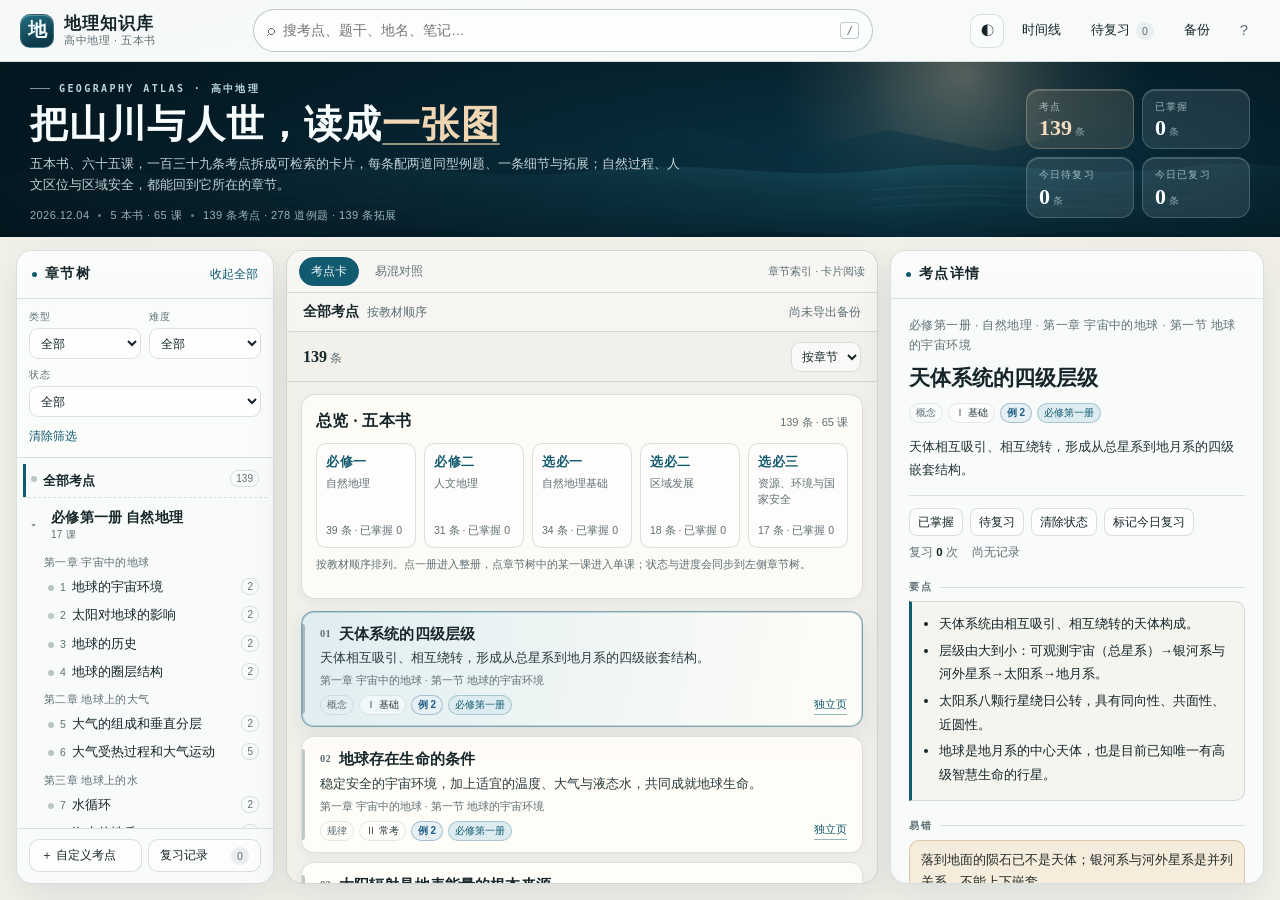
<file: index.html>
<!DOCTYPE html>
<html lang="zh-CN">
<head>
<meta charset="utf-8">
<meta name="viewport" content="width=device-width, initial-scale=1, viewport-fit=cover">
<title>地理知识库 · 高中地理考点</title>
<meta name="description" content="高中地理考点速查：五本书六十五课一百三十九条考点、二百七十八道同型例题，章节树、检索、笔记、掌握状态、复习记录、独立详情页、地理学时间线与一键备份，纯静态可离线。">
<meta property="og:type" content="website">
<meta property="og:site_name" content="地理知识库">
<meta property="og:title" content="地理知识库 · 高中地理考点">
<meta property="og:description" content="五本书六十五课一百三十九条考点、二百七十八道同型例题：章节树、检索、笔记、掌握状态、复习记录与离线备份。">
<meta name="twitter:card" content="summary">
<meta name="theme-color" content="#f2f1ea">
<script>(function(){try{var t=localStorage.getItem("gg.theme");if(!t){t=matchMedia("(prefers-color-scheme: dark)").matches?"dark":"light"}document.documentElement.dataset.theme=t}catch(e){}})();</script>
<link rel="stylesheet" href="assets/css/site.css?v=20261125f">
<link rel="icon" href="data:image/svg+xml,%3Csvg xmlns='http://www.w3.org/2000/svg' viewBox='0 0 64 64'%3E%3Crect width='64' height='64' rx='13' fill='%23125a70'/%3E%3Ctext x='32' y='45' text-anchor='middle' font-family='serif' font-size='34' fill='%23f5fcfd'%3E%E5%9C%B0%3C/text%3E%3C/svg%3E">
</head>
<body>
<a class="skip-link" href="#listViewport">跳到考点列表</a>

<header class="topbar">
  <div class="brand">
    <span class="brand-mark" aria-hidden="true">地</span>
    <div class="brand-text">
      <strong>地理知识库</strong>
      <span id="brandSub">高中地理 · 五本书</span>
    </div>
  </div>

  <div class="searchbox" role="search">
    <span class="search-icon" aria-hidden="true">⌕</span>
    <input id="searchInput" type="search" autocomplete="off" spellcheck="false" placeholder="搜考点、题干、地名、笔记…" aria-label="全局搜索">
    <kbd id="searchKbd">/</kbd>
    <button id="searchClear" class="icon-btn" title="清空搜索" aria-label="清空搜索" hidden>×</button>
  </div>

  <div class="topactions">
    <button id="themeToggle" class="theme-btn" title="切换明暗主题" aria-label="切换明暗主题">◐</button>
    <a id="timelineBtn" class="btn ghost" href="timeline.html" title="地理学发展年表"><span class="lbl">时间线</span><span class="ico" aria-hidden="true">◷</span></a>
    <button id="dueBtn" class="btn ghost" title="今日待复习"><span class="lbl">待复习</span><span id="dueCount" class="count warn">0</span><span class="ico" aria-hidden="true">↻</span></button>
    <button id="backupBtn" class="btn ghost" title="备份、导出、导入"><span class="lbl">备份</span><span class="ico" aria-hidden="true">⇩</span></button>
    <button id="helpBtn" class="icon-btn" title="快捷键与说明" aria-label="快捷键与说明">?</button>
  </div>
</header>

<section class="hero" aria-label="学习概览">
  <svg class="hero-scape" viewBox="0 0 1440 260" preserveAspectRatio="xMidYMid slice" aria-hidden="true">
    <defs>
      <linearGradient id="seaSky" x1="0" y1="0" x2="0" y2="1">
        <stop offset="0" stop-color="#041c27"/>
        <stop offset=".46" stop-color="#0a3749"/>
        <stop offset=".78" stop-color="#12576c"/>
        <stop offset="1" stop-color="#0a3546"/>
      </linearGradient>
      <linearGradient id="waveA" x1="0" y1="0" x2="0" y2="1">
        <stop offset="0" stop-color="#2d7d90" stop-opacity=".72"/>
        <stop offset="1" stop-color="#0a3546" stop-opacity=".2"/>
      </linearGradient>
      <linearGradient id="waveB" x1="0" y1="0" x2="0" y2="1">
        <stop offset="0" stop-color="#1a6479" stop-opacity=".82"/>
        <stop offset="1" stop-color="#062433" stop-opacity=".3"/>
      </linearGradient>
      <radialGradient id="dawnSea" cx=".5" cy=".5" r=".5">
        <stop offset="0" stop-color="#ffe7c2" stop-opacity=".55"/>
        <stop offset=".55" stop-color="#efd3ae" stop-opacity=".18"/>
        <stop offset="1" stop-color="#efd3ae" stop-opacity="0"/>
      </radialGradient>
    </defs>
    <rect width="1440" height="260" fill="url(#seaSky)"/>
    <circle cx="1086" cy="46" r="210" fill="url(#dawnSea)"/>
    <path d="M0 132 L112 106 L204 128 L318 92 L430 126 L548 100 L650 130 L770 104 L884 134 L1000 108 L1118 132 L1240 104 L1348 128 L1440 114 L1440 260 L0 260Z" fill="#0d4154" opacity=".55"/>
    <path d="M0 160 C120 142 210 174 330 156 C452 138 540 170 664 154 C790 138 880 168 1000 152 C1120 136 1210 166 1330 150 C1380 143 1410 146 1440 150 L1440 260 L0 260Z" fill="url(#waveA)"/>
    <path d="M0 194 C92 176 192 208 306 190 C420 172 512 204 630 188 C748 172 846 204 964 188 C1082 172 1180 202 1296 186 C1360 178 1408 184 1440 188 L1440 260 L0 260Z" fill="url(#waveB)"/>
    <path d="M0 226 C140 212 248 236 386 224 C524 212 622 238 762 226 C902 214 1006 238 1146 226 C1256 217 1352 230 1440 226 L1440 260 L0 260Z" fill="#062433" opacity=".88"/>
    <g opacity=".18" stroke="#bfe6ee" stroke-width="1" fill="none">
      <path d="M40 176 C200 160 300 190 460 176"/>
      <path d="M40 186 C200 170 300 200 460 186"/>
      <path d="M40 196 C200 180 300 210 460 196"/>
      <path d="M980 176 C1120 162 1240 186 1400 172"/>
      <path d="M980 186 C1120 172 1240 196 1400 182"/>
      <path d="M980 196 C1120 182 1240 206 1400 192"/>
    </g>
    <g opacity=".22" stroke="#e8f6f8" stroke-width="1">
      <path d="M1180 96 L1188 118 M1180 96 L1172 118 M1180 96 L1198 104 M1180 96 L1162 104" fill="none"/>
    </g>
  </svg>
  <div class="hero-inner">
    <div class="hero-copy">
      <p class="hero-eyebrow">GEOGRAPHY ATLAS · 高中地理</p>
      <h1>把山川与人世，读成<em>一张图</em></h1>
      <p class="hero-lede">五本书、六十五课，一百三十九条考点拆成可检索的卡片，每条配两道同型例题、一条细节与拓展；自然过程、人文区位与区域安全，都能回到它所在的章节。</p>
      <div class="hero-meta">
        <span id="heroDate">2026.11.24</span>
        <span class="dot" aria-hidden="true"></span>
        <span>5 本书 · 65 课</span>
        <span class="dot" aria-hidden="true"></span>
        <span id="heroCount">139 条考点 · 278 道例题 · 139 条拓展</span>
      </div>
    </div>
    <div class="hero-metrics" aria-label="学习数据">
      <div class="metric accent"><span class="metric-label">考点</span><div class="metric-value"><strong id="heroTotal">0</strong><small>条</small></div></div>
      <div class="metric"><span class="metric-label">已掌握</span><div class="metric-value"><strong id="heroMastered">0</strong><small>条</small></div></div>
      <div class="metric"><span class="metric-label">今日待复习</span><div class="metric-value"><strong id="heroDue">0</strong><small>条</small></div></div>
      <div class="metric"><span class="metric-label">今日已复习</span><div class="metric-value"><strong id="heroToday">0</strong><small>条</small></div></div>
    </div>
  </div>
</section>

<div class="layout" id="app">
  <aside class="pane left-pane" id="leftPane" aria-label="章节树与筛选">
    <div class="pane-head">
      <h2 id="leftPaneTitle">章节树</h2>
      <button id="collapseAll" class="link-btn">收起全部</button>
    </div>

    <div class="filters">
      <label class="field"><span>类型</span>
        <select id="filterType">
          <option value="all">全部</option>
          <option>概念</option><option>规律</option><option>过程</option>
          <option>对比</option><option>方法</option><option>区域</option><option>安全</option>
        </select>
      </label>
      <label class="field"><span>难度</span>
        <select id="filterDiff">
          <option value="0">全部</option><option value="1">Ⅰ 基础</option><option value="2">Ⅱ 常考</option><option value="3">Ⅲ 难点</option>
        </select>
      </label>
      <label class="field"><span>状态</span>
        <select id="filterStatus">
          <option value="all">全部</option><option value="mastered">已掌握</option><option value="review">待复习</option><option value="today">今日已复习</option><option value="none">未标记</option>
        </select>
      </label>
      <button id="filterReset" class="link-btn">清除筛选</button>
    </div>

    <nav id="tree" class="tree" aria-label="教材章节"></nav>

    <div class="pane-foot">
      <button id="customBtn" class="btn subtle">＋ 自定义考点</button>
      <button id="reviewBtn" class="btn subtle">复习记录 <span id="reviewCount" class="count">0</span></button>
    </div>
  </aside>

  <main class="pane center-pane" id="centerPane" aria-label="考点列表">
    <nav class="viewbar" id="viewBar" aria-label="视图切换">
      <button data-view="cards" class="active" aria-pressed="true">考点卡</button>
      <button data-view="pairs" aria-pressed="false">易混对照</button>
      <span class="viewbar-hint" id="viewbarHint">章节索引 · 卡片阅读</span>
    </nav>
    <div class="home-strip" id="homeStrip">
      <div class="strip-left">
        <span id="scopeLabel" class="scope-label">全部考点</span>
        <span id="scopeSub" class="muted"></span>
      </div>
      <div class="strip-right">
        <span id="backupInfo" class="muted"></span>
        <span id="backupWarn" class="warn-line" hidden>距上次备份超过七天，建议导出一次</span>
      </div>
    </div>

    <div class="center-toolbar" id="centerToolbar">
      <div class="result-line"><strong id="resultCount">0</strong><span class="muted"> 条</span><span id="searchHint" class="muted"></span></div>
      <div class="toolbar-actions">
        <select id="sortSelect" aria-label="排序">
          <option value="chapter">按章节</option>
          <option value="difficulty">按难度</option>
          <option value="status">按状态</option>
          <option value="title">按标题</option>
        </select>
        <button id="viewToggle" class="btn ghost" data-view="browse" hidden>返回浏览</button>
      </div>
    </div>

    <div id="pairsView" class="alt-view" hidden aria-label="易混对照"></div>

    <div id="listViewport" class="list-viewport" tabindex="-1">
      <div id="overview" class="overview"></div>
      <div id="listCanvas" class="list-canvas"></div>
      <div id="emptyState" class="empty-state" hidden>
        <h3>没有匹配的考点</h3>
        <p class="muted">换个更短的关键词，或清除筛选条件。</p>
        <div id="nearestList" class="nearest"></div>
      </div>
    </div>
  </main>

  <aside class="pane right-pane" id="rightPane" aria-label="考点详情">
    <div class="pane-head">
      <h2 id="rightPaneTitle">考点详情</h2>
      <button id="closeDetail" class="icon-btn mobile-only" aria-label="关闭详情">×</button>
    </div>
    <div id="detailEmpty" class="detail-empty">
      <div class="empty-glyph" aria-hidden="true">地</div>
      <p>从左侧章节树或中间列表选一条考点</p>
      <p class="muted small">键盘 <kbd>J</kbd> / <kbd>K</kbd> 上下切换，<kbd>Enter</kbd> 打开独立页</p>
    </div>
    <div id="detailBody" class="detail-body" hidden></div>
  </aside>
</div>

<div class="mobile-tabs" role="tablist" aria-label="移动端面板切换">
  <button data-tab="tree" role="tab" aria-selected="false"><span>目录</span></button>
  <button data-tab="list" role="tab" aria-selected="true"><span>列表</span></button>
  <button data-tab="detail" role="tab" aria-selected="false"><span>详情</span></button>
</div>

<div id="drawerScrim" class="scrim" hidden></div>
<div id="toast" class="toast" role="status" aria-live="polite"></div>
<div id="modalRoot" class="modal-root" hidden></div>

<script src="data/content.js?v=20261125f"></script>
<script src="data/views.js?v=20261125f"></script>
<script src="assets/js/store.js?v=20261125f"></script>
<script src="assets/js/render.js?v=20261125f"></script>
<script src="assets/js/app.js?v=20261125f"></script>
<script>
if ("serviceWorker" in navigator && /^https?:/.test(location.protocol)) {
  addEventListener("load", function () { navigator.serviceWorker.register("sw.js").catch(function () {}); });
}
</script>
</body>
</html>
</file>
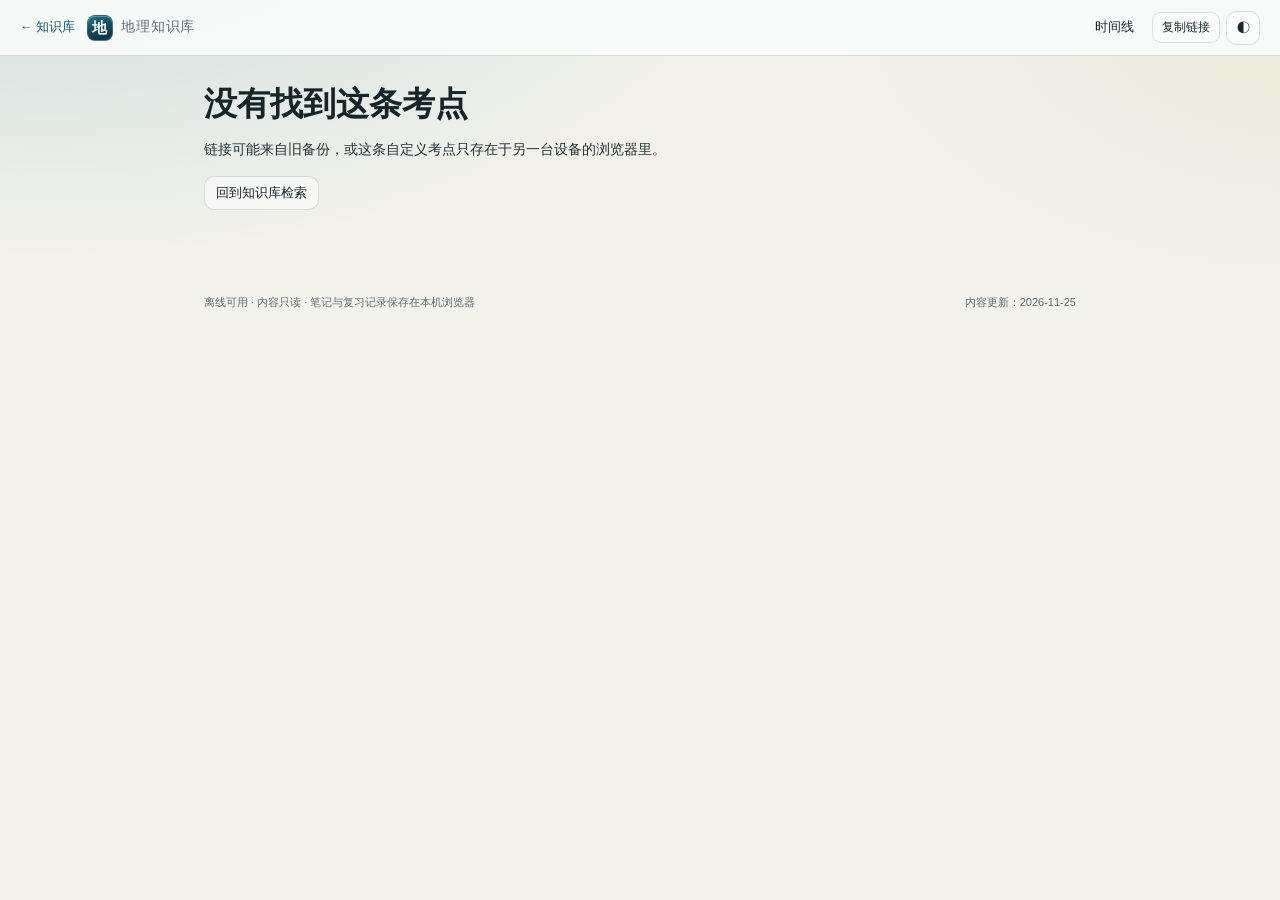
<file: detail.html>
<!DOCTYPE html>
<html lang="zh-CN">
<head>
<meta charset="utf-8">
<meta name="viewport" content="width=device-width, initial-scale=1, viewport-fit=cover">
<title>考点解析 · 高中地理知识库</title>
<meta name="description" content="高中地理单条考点的完整解析：要点、易错、考法、同型例题、关键词与同课知识网络。">
<meta property="og:type" content="website">
<meta property="og:site_name" content="地理知识库">
<meta property="og:title" content="高中地理考点解析 · 地理知识库">
<meta property="og:description" content="高中地理单条考点的完整解析：要点、易错、考法、同型例题、关键词与同课知识网络。">
<meta name="twitter:card" content="summary">
<meta name="theme-color" content="#f2f1ea">
<script>(function(){try{var t=localStorage.getItem("gg.theme");if(!t){t=matchMedia("(prefers-color-scheme: dark)").matches?"dark":"light"}document.documentElement.dataset.theme=t}catch(e){}})();</script>
<link rel="stylesheet" href="assets/css/site.css?v=20261125f">
<link rel="icon" href="data:image/svg+xml,%3Csvg xmlns='http://www.w3.org/2000/svg' viewBox='0 0 64 64'%3E%3Crect width='64' height='64' rx='13' fill='%23125a70'/%3E%3Ctext x='32' y='45' text-anchor='middle' font-family='serif' font-size='34' fill='%23f5fcfd'%3E%E5%9C%B0%3C/text%3E%3C/svg%3E">
</head>
<body class="standalone">
<a class="skip-link" href="#detailBody">跳到解析正文</a>

<header class="page-head">
  <div class="page-head-left">
    <a class="page-back" href="index.html" id="backIndex">← 知识库</a>
    <span class="page-brand"><span class="brand-mark" aria-hidden="true">地</span>地理知识库</span>
  </div>
  <div class="page-head-right">
    <a class="btn ghost" href="timeline.html">时间线</a>
    <button class="share-btn" id="shareBtn" title="复制本页链接">复制链接</button>
    <button id="themeToggle" class="theme-btn" title="切换明暗主题" aria-label="切换明暗主题">◐</button>
  </div>
</header>

<main class="detail-page" id="detailRoot" aria-live="polite">
  <div id="detailBody" class="detail-body">
    <div class="loading-box muted">正在加载解析…</div>
  </div>
  <div id="detailMissing" hidden>
    <h1 class="detail-title">没有找到这条考点</h1>
    <p class="detail-lead">链接可能来自旧备份，或这条自定义考点只存在于另一台设备的浏览器里。</p>
    <p><a class="btn" href="index.html">回到知识库检索</a></p>
  </div>
</main>

<footer class="page-foot detail-page" style="padding-top:0;border-top:0;margin-top:0">
  <span>离线可用 · 内容只读 · 笔记与复习记录保存在本机浏览器</span>
  <span id="pageUpdated"></span>
</footer>

<div id="toast" class="toast" role="status" aria-live="polite"></div>
<script src="data/content.js?v=20261125f"></script>
<script src="assets/js/store.js?v=20261125f"></script>
<script src="assets/js/render.js?v=20261125f"></script>
<script src="assets/js/detail.js?v=20261125f"></script>
<script>
if ("serviceWorker" in navigator && /^https?:/.test(location.protocol)) {
  addEventListener("load", function () { navigator.serviceWorker.register("sw.js").catch(function () {}); });
}
</script>
</body>
</html>
</file>
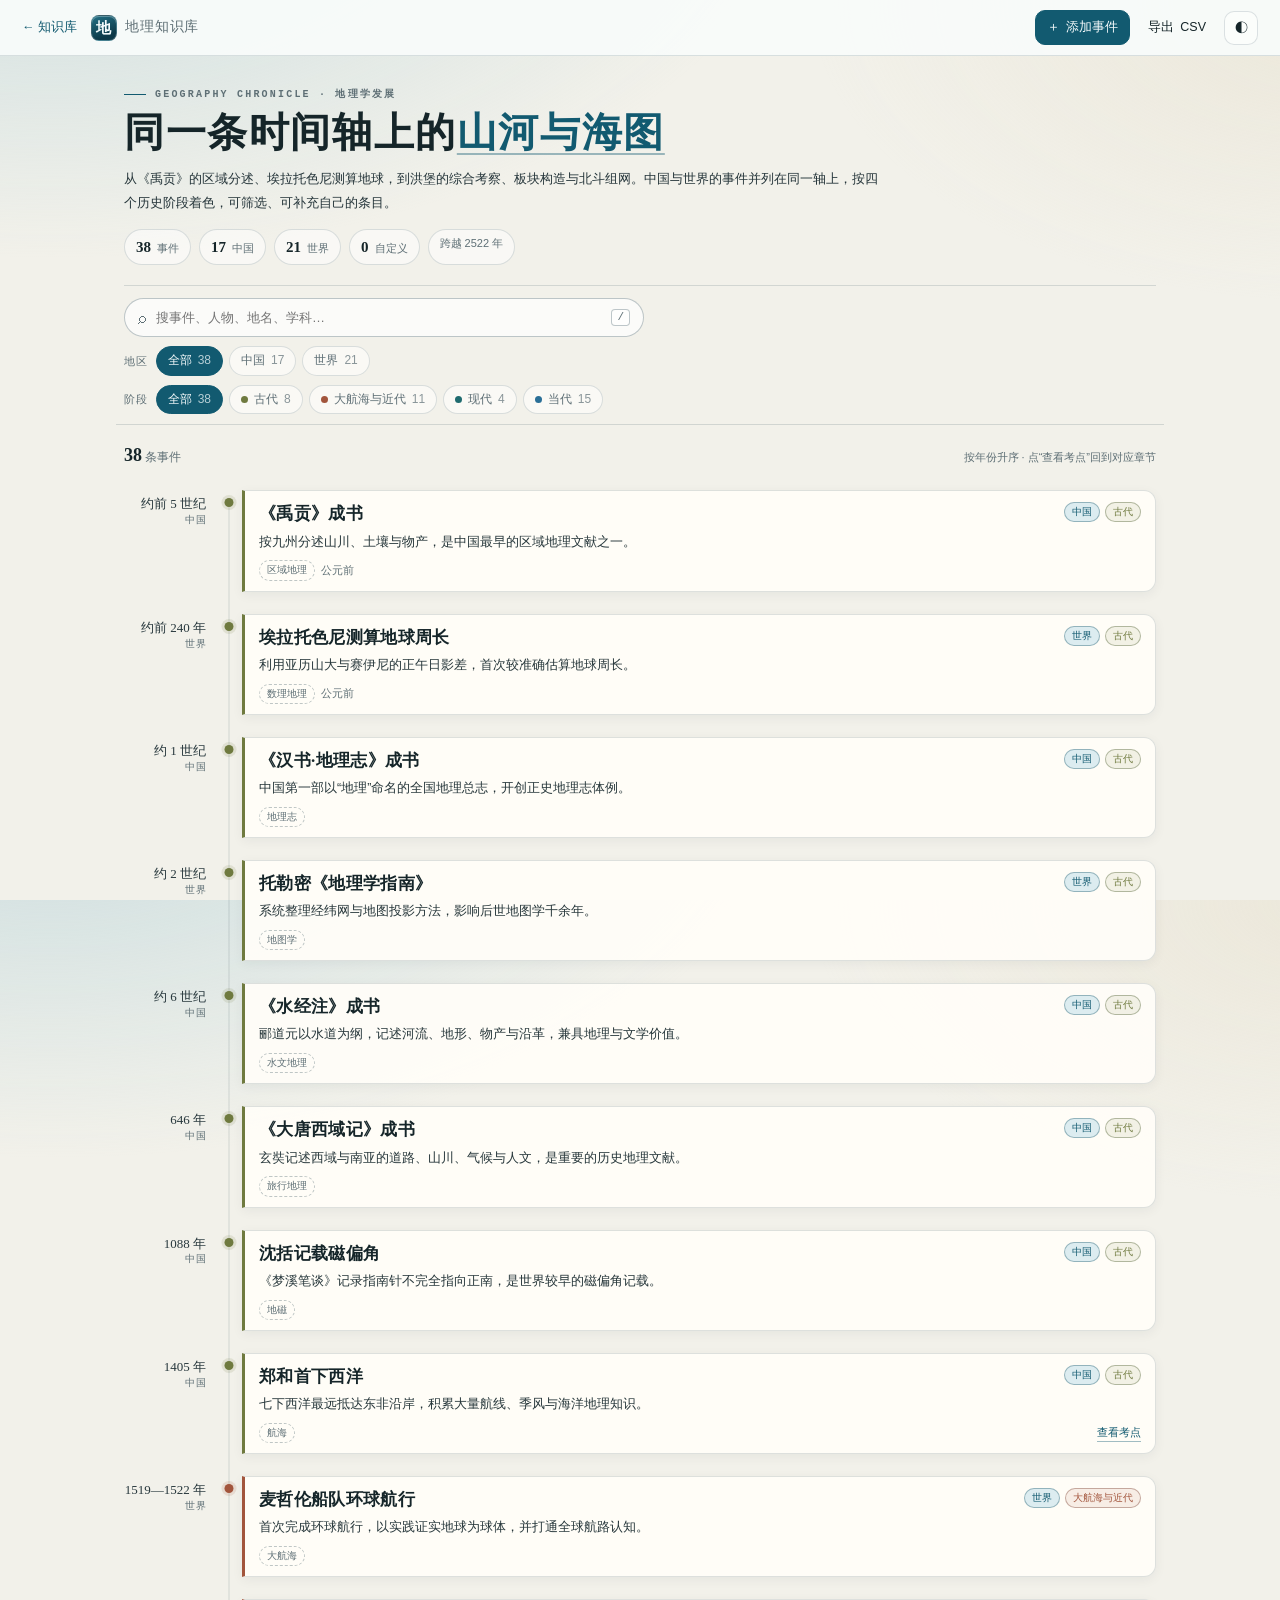
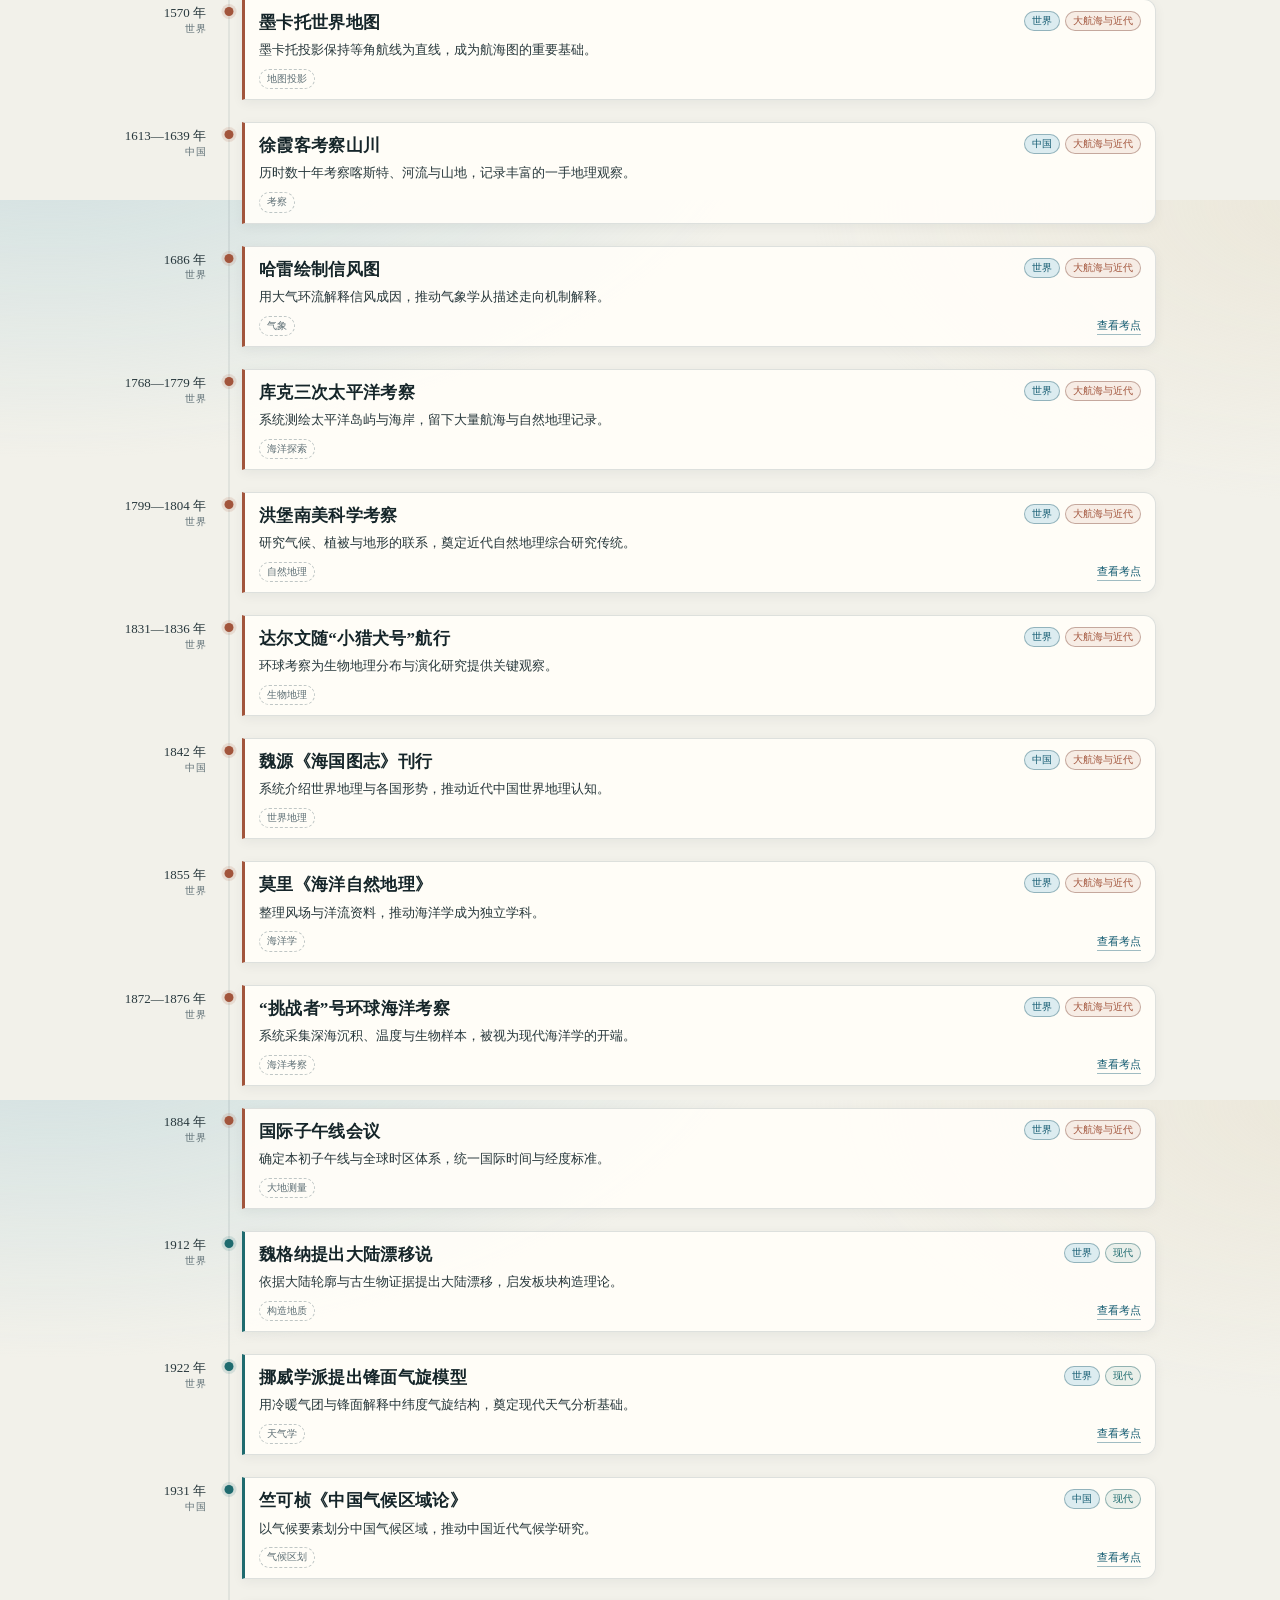
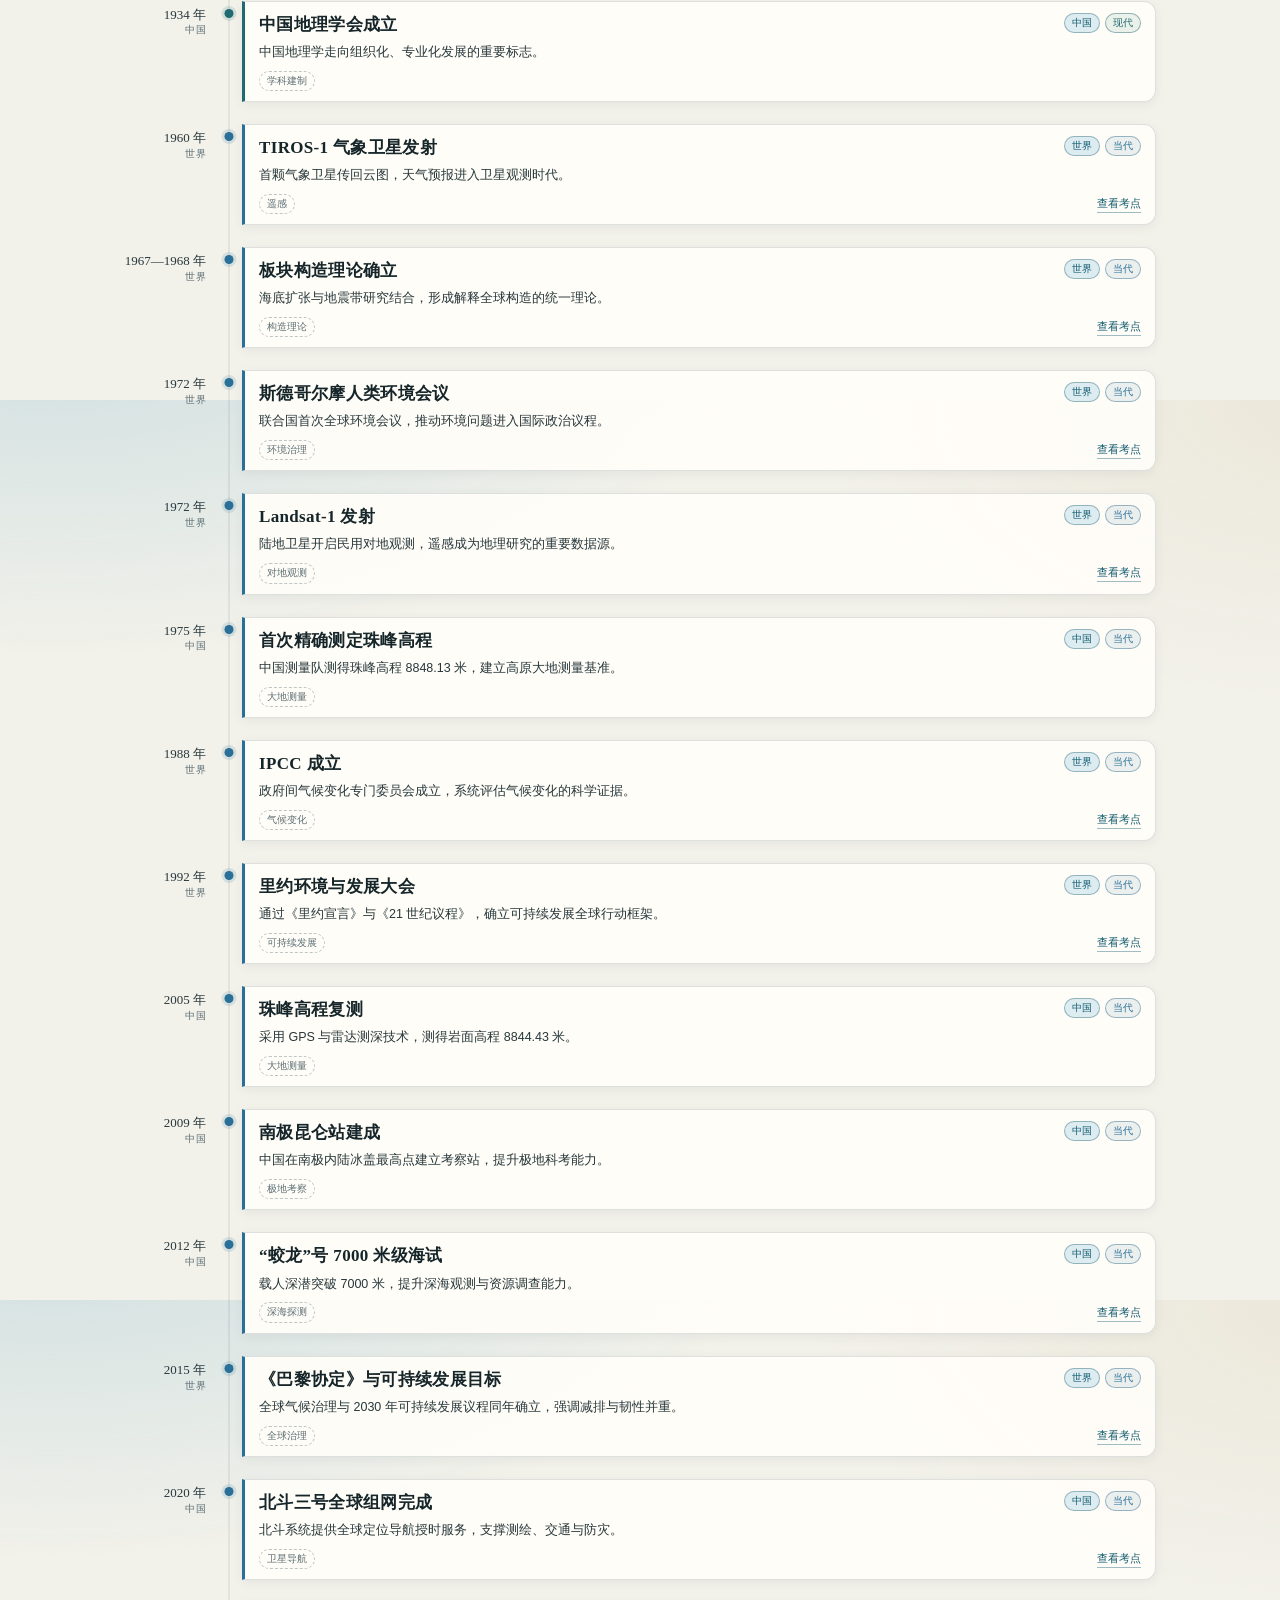
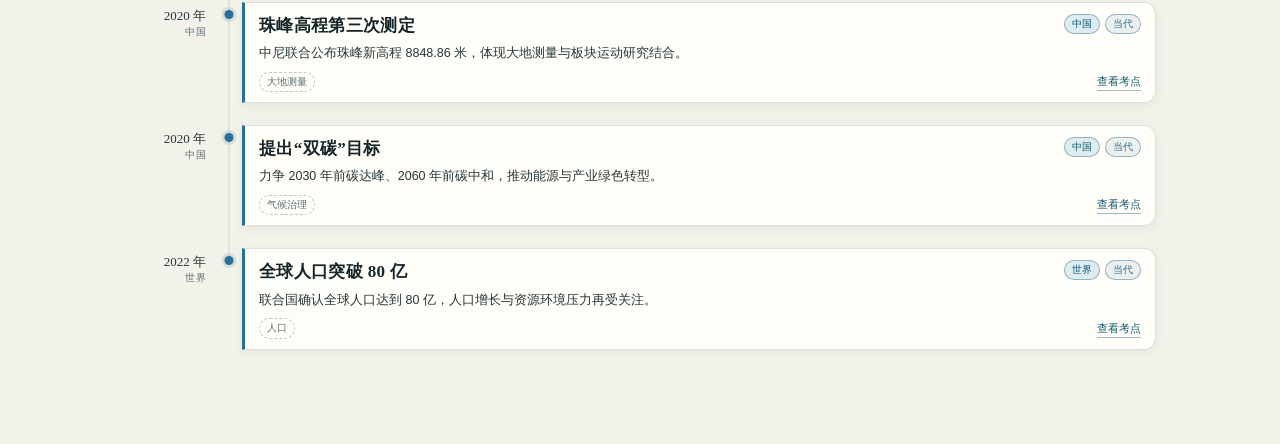
<file: timeline.html>
<!DOCTYPE html>
<html lang="zh-CN">
<head>
<meta charset="utf-8">
<meta name="viewport" content="width=device-width, initial-scale=1, viewport-fit=cover">
<title>地理学发展年表 · 高中地理知识库</title>
<meta name="description" content="中国与世界同一条时间轴：从《禹贡》到北斗，按古代、大航海与近代、现代、当代四阶段着色，可筛选、可补充自定义事件。">
<meta property="og:type" content="website">
<meta property="og:site_name" content="地理知识库">
<meta property="og:title" content="地理学发展年表 · 高中地理知识库">
<meta property="og:description" content="中国与世界同一条时间轴：从《禹贡》到北斗，按四个历史阶段着色，可筛选与补充。">
<meta name="twitter:card" content="summary">
<meta name="theme-color" content="#f2f1ea">
<script>(function(){try{var t=localStorage.getItem("gg.theme");if(!t){t=matchMedia("(prefers-color-scheme: dark)").matches?"dark":"light"}document.documentElement.dataset.theme=t}catch(e){}})();</script>
<link rel="stylesheet" href="assets/css/site.css?v=20261125f">
<link rel="stylesheet" href="assets/css/timeline.css?v=20261125f">
<link rel="icon" href="data:image/svg+xml,%3Csvg xmlns='http://www.w3.org/2000/svg' viewBox='0 0 64 64'%3E%3Crect width='64' height='64' rx='13' fill='%23125a70'/%3E%3Ctext x='32' y='45' text-anchor='middle' font-family='serif' font-size='34' fill='%23f5fcfd'%3E%E5%9C%B0%3C/text%3E%3C/svg%3E">
</head>
<body class="tl-page">
<a class="skip-link" href="#tlList">跳到时间线</a>

<header class="tl-head">
  <div class="tl-head-left">
    <a class="page-back" href="index.html">← 知识库</a>
    <span class="page-brand"><span class="brand-mark" aria-hidden="true">地</span>地理知识库</span>
  </div>
  <div class="tl-head-right">
    <button id="addEventBtn" class="btn primary" title="添加自定义事件">＋ <span class="long">添加事件</span></button>
    <button id="exportBtn" class="btn ghost" title="导出当前筛选结果为 CSV">导出 <span class="long">CSV</span></button>
    <button id="themeToggle" class="theme-btn" title="切换明暗主题" aria-label="切换明暗主题">◐</button>
  </div>
</header>

<main class="tl-wrap">
  <section class="tl-hero">
    <p class="tl-eyebrow">GEOGRAPHY CHRONICLE · 地理学发展</p>
    <h1>同一条时间轴上的<em>山河与海图</em></h1>
    <p class="tl-lede">从《禹贡》的区域分述、埃拉托色尼测算地球，到洪堡的综合考察、板块构造与北斗组网。中国与世界的事件并列在同一轴上，按四个历史阶段着色，可筛选、可补充自己的条目。</p>
    <div class="tl-stats" id="tlStats" aria-label="事件统计"></div>
  </section>

  <section class="tl-controls" aria-label="时间线筛选">
    <div class="tl-search">
      <span class="search-icon" aria-hidden="true">⌕</span>
      <input id="tlSearch" type="search" autocomplete="off" spellcheck="false" placeholder="搜事件、人物、地名、学科…" aria-label="搜索时间线">
      <kbd>/</kbd>
    </div>
    <div class="tl-filter-row" id="regionRow">
      <span class="tl-filter-label">地区</span>
    </div>
    <div class="tl-filter-row" id="stageRow">
      <span class="tl-filter-label">阶段</span>
    </div>
  </section>

  <div class="tl-summary">
    <span><strong id="tlCount">0</strong> 条事件</span>
    <span class="hint" id="tlHint">按年份升序 · 点“查看考点”回到对应章节</span>
  </div>

  <section class="tl-list" id="tlList" aria-label="地理学发展年表"></section>

  <div class="tl-empty" id="tlEmpty" hidden>
    <h3>没有匹配的事件</h3>
    <p>换个关键词，或清除地区与阶段筛选。</p>
    <button class="btn small" id="tlReset">清除全部筛选</button>
  </div>
</main>

<div id="modalRoot" class="modal-root" hidden></div>
<div id="toast" class="toast" role="status" aria-live="polite"></div>

<script src="data/content.js?v=20261125f"></script>
<script src="data/timeline.js?v=20261125f"></script>
<script src="assets/js/store.js?v=20261125f"></script>
<script src="assets/js/render.js?v=20261125f"></script>
<script src="assets/js/timeline.js?v=20261125f"></script>
<script>
if ("serviceWorker" in navigator && /^https?:/.test(location.protocol)) {
  addEventListener("load", function () { navigator.serviceWorker.register("sw.js").catch(function () {}); });
}
</script>
</body>
</html>
</file>
<file: assets/css/site.css>
/* ============================================================
   高中地理知识库 · 视觉规范
   海蓝底色 + 暖纸阅读面 + 蓝灰玻璃 + 宋体标题 + 细边框
   状态色：已掌握（松绿）/ 待复习（赭石）/ 今日已复习（海蓝）/ 未标记（灰）
   ============================================================ */

:root{
  --paper:#f2f1ea;
  --paper-deep:#e7e8e0;
  --card:#fffdf8;
  --raise:#e8efee;
  --line:rgba(20,52,64,.14);
  --line-strong:rgba(20,52,64,.27);
  --ink:#152529;
  --muted:#5e6f75;
  --accent:#125a70;
  --accent-strong:#0c4356;
  --accent-weak:#dcecf0;
  --ok:#2e6a4c;
  --ok-weak:#e4f0e7;
  --warn:#8a5823;
  --warn-weak:#f6ecdc;
  --bad:#933f3b;
  --bad-weak:#f7e5e2;
  --today:#1f5f86;
  --today-weak:#e1edf4;
  --sea-deep:#062432;
  --sea-mid:#0d4357;
  --sea-light:#17667c;
  --glass:rgba(248,251,250,.94);
  --glass-strong:rgba(255,253,248,.985);
  --serif:"Songti SC","Noto Serif SC","Source Han Serif SC",STSong,SimSun,serif;
  --sans:-apple-system,BlinkMacSystemFont,"PingFang SC","Hiragino Sans GB","Microsoft YaHei",sans-serif;
  --r-lg:16px;
  --r-md:11px;
  --r-sm:8px;
  --shadow-1:0 1px 2px rgba(18,44,54,.06);
  --shadow-pane:0 14px 38px rgba(14,42,54,.09);
  --shadow-card:0 3px 12px rgba(14,42,54,.055);
  --header-h:62px;
  --hero-h:176px;
}

[data-theme="dark"]{
  color-scheme:dark;
  --paper:#081418;
  --paper-deep:#061014;
  --card:#102227;
  --raise:#172d33;
  --line:rgba(148,192,206,.17);
  --line-strong:rgba(148,192,206,.36);
  --ink:#edf0eb;
  --muted:#a1b2b8;
  --accent:#84c5d7;
  --accent-strong:#a6dbe9;
  --accent-weak:#0f303a;
  --ok:#96cdb2;
  --ok-weak:#123024;
  --warn:#e7b98f;
  --warn-weak:#362318;
  --bad:#f1a8a6;
  --bad-weak:#39201f;
  --today:#95c1dc;
  --today-weak:#142c3a;
  --glass:rgba(10,22,27,.95);
  --glass-strong:rgba(14,28,34,.985);
  --shadow-1:0 1px 2px rgba(0,0,0,.35);
  --shadow-pane:0 18px 44px rgba(0,4,7,.5);
  --shadow-card:0 10px 24px rgba(0,4,7,.34);
}

html{color-scheme:light}
[data-theme="dark"]{color-scheme:dark}
*{box-sizing:border-box}
[hidden]{display:none!important}
html,body{height:100%}
body{
  margin:0;
  background:
    radial-gradient(1200px 620px at 4% -14%, rgba(174,207,216,.58), transparent 62%),
    radial-gradient(900px 520px at 104% 0%, rgba(228,220,199,.46), transparent 58%),
    var(--paper);
  color:var(--ink);
  font:14px/1.62 var(--sans);
  overflow:hidden;
  overflow-x:hidden;
  -webkit-font-smoothing:antialiased;
  transition:background-color .28s ease,color .28s ease;
}
[data-theme="dark"] body{
  background:
    radial-gradient(1200px 620px at 4% -14%, rgba(24,72,88,.5), transparent 62%),
    radial-gradient(900px 520px at 104% 0%, rgba(60,52,38,.24), transparent 58%),
    var(--paper);
}
h1,h2,h3,h4{margin:0}
button,input,select,textarea{font:inherit;color:inherit}
a{color:var(--accent);text-decoration:none}
::selection{background:rgba(18,90,112,.18)}
.skip-link{position:absolute;left:-999px;top:8px;z-index:60;background:var(--card);padding:8px 12px;border:2px solid var(--accent);border-radius:8px}
.skip-link:focus{left:8px}

/* ---------- 顶栏 ---------- */
.topbar{
  height:var(--header-h);
  display:flex;align-items:center;gap:16px;
  padding:0 20px;
  background:var(--glass);
  border-bottom:1px solid var(--line);
  position:relative;z-index:25;
}
.brand{display:flex;align-items:center;gap:10px;flex:0 0 auto;min-width:0}
.brand-mark{
  width:34px;height:34px;flex:0 0 auto;border-radius:10px;
  display:grid;place-items:center;
  font-family:var(--serif);font-size:19px;font-weight:700;color:#f5fcfd;
  background:linear-gradient(160deg,#237085,#0d3948 78%);
  border:1px solid rgba(255,255,255,.18);
  box-shadow:inset 0 1px 0 rgba(255,255,255,.28);
}
.brand-text{display:flex;flex-direction:column;line-height:1.24;min-width:0}
.brand-text strong{font-family:var(--serif);font-size:16.5px;font-weight:700;letter-spacing:.06em;white-space:nowrap}
#brandSub{font-size:10.5px;letter-spacing:.06em;color:var(--muted);white-space:nowrap}

.searchbox{
  flex:1 1 auto;min-width:120px;max-width:620px;margin:0 auto;
  display:flex;align-items:center;gap:8px;
  background:rgba(255,255,255,.62);
  border:1px solid var(--line-strong);border-radius:999px;
  padding:6px 13px;
  transition:background .16s,border-color .16s,box-shadow .16s;
}
[data-theme="dark"] .searchbox{background:rgba(255,255,255,.05)}
.searchbox:focus-within{background:var(--glass-strong);border-color:var(--accent);box-shadow:0 0 0 3px rgba(18,90,112,.14)}
.search-icon{color:var(--muted);font-size:16px;line-height:1;flex:0 0 auto}
#searchInput{flex:1 1 auto;min-width:0;border:0;background:transparent;outline:none;padding:4px 0;font-size:13.5px}
#searchInput::-webkit-search-cancel-button{display:none}
kbd{font:11px/1 ui-monospace,SFMono-Regular,Menlo,monospace;border:1px solid var(--line-strong);border-radius:4px;padding:2px 5px;color:var(--muted);background:rgba(255,255,255,.55)}
[data-theme="dark"] kbd{background:rgba(255,255,255,.07)}

.topactions{display:flex;align-items:center;gap:6px;flex:0 0 auto}
.topactions .ico{display:none}
.mobile-only{display:none!important}
.btn{
  display:inline-flex;align-items:center;gap:6px;justify-content:center;
  border:1px solid var(--line);background:rgba(255,255,255,.52);
  border-radius:10px;padding:6px 11px;cursor:pointer;white-space:nowrap;
  font-size:12.5px;color:var(--ink);
  transition:background .15s,border-color .15s,color .15s;
}
[data-theme="dark"] .btn{background:rgba(255,255,255,.045)}
.btn:hover{background:var(--accent-weak);border-color:var(--line-strong)}
.btn.primary{background:var(--accent);border-color:var(--accent);color:#f6fbfc}
.btn.primary:hover{background:var(--accent-strong)}
.btn.ghost{background:transparent;border-color:transparent}
.btn.ghost:hover{background:rgba(255,255,255,.55)}
[data-theme="dark"] .btn.ghost:hover{background:rgba(255,255,255,.07)}
.btn.small{padding:4px 8px;font-size:11.5px;border-radius:8px}
.btn.danger{color:var(--bad);border-color:rgba(147,63,59,.35)}
.btn.danger:hover{background:var(--bad-weak)}
.btn[aria-pressed="true"]{background:var(--accent);border-color:var(--accent);color:#f6fbfc}
.icon-btn{width:32px;height:32px;padding:0;border-radius:9px;border:1px solid transparent;background:transparent;cursor:pointer;display:grid;place-items:center;color:var(--muted);font-size:15px}
.icon-btn:hover{background:rgba(255,255,255,.55);color:var(--ink)}
[data-theme="dark"] .icon-btn:hover{background:rgba(255,255,255,.07)}
.theme-btn{width:34px;height:34px;border-radius:10px;border:1px solid var(--line);background:rgba(255,255,255,.52);cursor:pointer;display:grid;place-items:center;font-family:var(--serif);font-size:13px;color:var(--ink)}
[data-theme="dark"] .theme-btn{background:rgba(255,255,255,.055)}
.theme-btn:hover{border-color:var(--line-strong);background:var(--accent-weak)}
.count{display:inline-block;min-width:18px;padding:0 5px;border-radius:9px;background:var(--raise);color:var(--muted);font-size:10.5px;line-height:18px;text-align:center;font-variant-numeric:tabular-nums}
.count.warn{background:var(--warn-weak);color:var(--warn)}
.count.ok{background:var(--ok-weak);color:var(--ok)}
.muted{color:var(--muted)}
.small{font-size:12px}
:focus-visible{outline:2px solid var(--accent);outline-offset:2px;border-radius:6px}
.link-btn{border:0;background:none;color:var(--accent);cursor:pointer;font-size:11.5px;padding:2px 0}
.link-btn:hover{text-decoration:underline}

/* ---------- Hero：深海、浪线与等高线 ---------- */
.hero{position:relative;height:var(--hero-h);overflow:hidden;isolation:isolate;color:#f4fafb;border-bottom:1px solid rgba(255,255,255,.1)}
.hero-scape{position:absolute;inset:0;width:100%;height:100%;z-index:-2}
.hero::after{
  content:"";position:absolute;inset:0;z-index:-1;pointer-events:none;
  background:
    linear-gradient(90deg,rgba(3,20,28,.92) 0%,rgba(5,31,42,.68) 44%,rgba(7,38,50,.36) 70%,rgba(4,26,35,.78) 100%),
    linear-gradient(0deg,rgba(3,18,25,.5) 0%,transparent 60%);
}
[data-theme="dark"] .hero-scape{filter:brightness(.7) saturate(.85)}
.hero-inner{height:100%;max-width:1560px;margin:0 auto;padding:20px 30px 18px;display:grid;grid-template-columns:minmax(0,1fr) auto;align-items:center;gap:28px}
.hero-copy{min-width:0;max-width:780px}
.hero-eyebrow{margin:0 0 7px;display:flex;align-items:center;gap:9px;font:600 10px/1.3 ui-monospace,SFMono-Regular,Menlo,monospace;letter-spacing:.24em;color:#b8d5dd;text-transform:uppercase}
.hero-eyebrow::before{content:"";width:20px;height:1px;background:rgba(206,233,240,.6)}
.hero h1{margin:0;font-family:var(--serif);font-weight:700;font-size:clamp(26px,3vw,38px);line-height:1.16;letter-spacing:.03em;color:#f7fcfd}
.hero h1 em{font-style:normal;color:#f1d6b4;text-decoration:underline;text-decoration-thickness:2px;text-underline-offset:6px;text-decoration-color:rgba(241,214,180,.62)}
.hero-lede{margin:8px 0 0;max-width:660px;font-size:12.5px;line-height:1.7;color:rgba(230,243,246,.84)}
.hero-meta{display:flex;align-items:center;gap:9px;flex-wrap:wrap;margin-top:10px;font-size:11px;color:rgba(224,240,244,.7);letter-spacing:.04em}
.hero-meta .dot{width:3px;height:3px;border-radius:50%;background:rgba(224,240,244,.45)}
.hero-metrics{display:grid;grid-template-columns:repeat(2,minmax(108px,1fr));gap:8px;flex:0 0 auto}
.metric{padding:9px 12px 8px;border-radius:13px;background:rgba(228,246,251,.11);border:1px solid rgba(216,241,248,.2);box-shadow:inset 0 1px 0 rgba(255,255,255,.18)}
.metric-label{display:block;font-size:9.5px;letter-spacing:.12em;color:rgba(222,241,247,.68)}
.metric-value{display:flex;align-items:baseline;gap:3px;margin-top:1px}
.metric-value strong{font-family:var(--serif);font-size:22px;line-height:1.15;color:#f7fcfd;font-variant-numeric:tabular-nums}
.metric-value small{font-size:9.5px;color:rgba(222,241,247,.56)}
.metric.accent{background:rgba(241,214,180,.13);border-color:rgba(241,214,180,.28)}
.metric.accent .metric-value strong{color:#f3dcc0}

/* ---------- 三栏 ---------- */
.layout{
  height:calc(100vh - var(--header-h) - var(--hero-h));
  display:grid;grid-template-columns:276px minmax(0,1fr) 402px;
  gap:12px;padding:12px 16px 16px;
  min-height:0;
}
.pane{min-width:0;min-height:0;display:flex;flex-direction:column;overflow:hidden;background:var(--glass);border:1px solid var(--line);border-radius:var(--r-lg);box-shadow:var(--shadow-pane),inset 0 1px 0 rgba(255,255,255,.5)}
[data-theme="dark"] .pane{box-shadow:var(--shadow-pane),inset 0 1px 0 rgba(255,255,255,.05)}
.center-pane{background:color-mix(in srgb,var(--paper) 80%,transparent)}
.pane-head{flex:0 0 auto;height:48px;padding:0 15px;display:flex;align-items:center;justify-content:space-between;border-bottom:1px solid var(--line);background:linear-gradient(180deg,rgba(255,255,255,.5),rgba(255,255,255,.12))}
[data-theme="dark"] .pane-head{background:linear-gradient(180deg,rgba(255,255,255,.04),transparent)}
.pane-head h2{display:flex;align-items:center;gap:8px;font-family:var(--serif);font-size:14px;font-weight:700;letter-spacing:.1em}
.pane-head h2::before{content:"";width:5px;height:5px;border-radius:50%;background:var(--accent)}

/* 左栏 */
.filters{flex:0 0 auto;padding:10px 12px 9px;display:grid;grid-template-columns:1fr 1fr;gap:8px;border-bottom:1px solid var(--line);background:rgba(255,255,255,.2)}
[data-theme="dark"] .filters{background:rgba(255,255,255,.015)}
.field{display:flex;flex-direction:column;gap:3px;font-size:10px;letter-spacing:.08em;color:var(--muted)}
.field select{height:31px;border:1px solid var(--line);border-radius:9px;background:rgba(255,255,255,.66);padding:0 7px;font-size:12px;color:var(--ink)}
[data-theme="dark"] .field select{background:rgba(255,255,255,.05)}
.field select:focus{border-color:var(--accent);outline:none}
.filters .link-btn{grid-column:1 / -1;justify-self:start}
.filters .field:nth-child(3){grid-column:1 / -1}
.tree{flex:1 1 auto;overflow-y:auto;overscroll-behavior:contain;-webkit-overflow-scrolling:touch;padding:6px 6px 18px}
.tree-book{margin-bottom:2px}
.tree-toggle{width:100%;display:flex;align-items:center;gap:7px;border:0;background:none;cursor:pointer;text-align:left;padding:7px 8px;border-radius:9px;color:var(--ink)}
.tree-toggle:hover{background:rgba(255,255,255,.5)}
[data-theme="dark"] .tree-toggle:hover{background:rgba(255,255,255,.05)}
.tree-toggle .caret{width:13px;color:var(--muted);font-size:10px;transition:transform .16s;flex:0 0 auto}
.tree-toggle[aria-expanded="false"] .caret{transform:rotate(-90deg)}
.tree-book-title{display:block;font-family:var(--serif);font-size:13.5px;font-weight:700;letter-spacing:.02em;line-height:1.35}
.tree-book-title small{display:block;font-family:var(--sans);font-size:10px;color:var(--muted);margin:1px 0 0;font-weight:400;letter-spacing:.02em}
.tree-unit{padding:5px 8px 3px 21px;font-size:11px;color:var(--muted);letter-spacing:.03em;line-height:1.5}
.tree-lesson{display:flex;align-items:flex-start;gap:6px;padding:5px 8px 5px 25px;border-radius:8px;cursor:pointer;font-size:12.5px;line-height:1.45;color:var(--ink)}
.tree-lesson:hover{background:rgba(255,255,255,.5)}
[data-theme="dark"] .tree-lesson:hover{background:rgba(255,255,255,.05)}
.tree-lesson.active{background:var(--accent-weak);box-shadow:inset 3px 0 0 var(--accent)}
.tree-lesson .dot{flex:0 0 auto;width:6px;height:6px;border-radius:50%;margin-top:7px;background:var(--line-strong)}
.tree-lesson .dot.mastered{background:var(--ok)}
.tree-lesson .dot.review{background:var(--warn)}
.tree-lesson .dot.today{background:var(--today)}
.tree-lesson .num{color:var(--muted);font-size:10.5px;font-variant-numeric:tabular-nums;flex:0 0 auto;margin-top:2px}
.tree-lesson .lbl{flex:1 1 auto;min-width:0;overflow-wrap:anywhere}
.tree-lesson .cnt{flex:0 0 auto;font-size:10px;color:var(--muted);border:1px solid var(--line);border-radius:8px;padding:0 5px;line-height:15px}
.pane-foot{flex:0 0 auto;border-top:1px solid var(--line);padding:10px 12px 11px;display:grid;grid-template-columns:1fr 1fr;gap:6px}
.pane-foot .btn{width:100%;justify-content:space-between;font-size:11.5px;background:rgba(255,255,255,.5)}
[data-theme="dark"] .pane-foot .btn{background:rgba(255,255,255,.04)}

/* 中栏 */
.viewbar{flex:0 0 auto;display:flex;align-items:center;gap:4px;padding:6px 12px;border-bottom:1px solid var(--line);background:rgba(255,255,255,.35)}
[data-theme="dark"] .viewbar{background:rgba(255,255,255,.02)}
.viewbar button{border:1px solid transparent;background:transparent;border-radius:999px;padding:4px 11px;font-size:12px;color:var(--muted);cursor:pointer;white-space:nowrap;transition:background .15s,color .15s,border-color .15s}
.viewbar button:hover{background:rgba(255,255,255,.6);color:var(--ink)}
[data-theme="dark"] .viewbar button:hover{background:rgba(255,255,255,.06)}
.viewbar button.active{background:var(--accent);border-color:var(--accent);color:#f6fbfc}
[data-theme="dark"] .viewbar button.active{color:#081418}
.viewbar-hint{margin-left:auto;font-size:11px;color:var(--muted);white-space:nowrap;overflow:hidden;text-overflow:ellipsis}
.home-strip{flex:0 0 auto;padding:8px 16px;display:flex;align-items:center;justify-content:space-between;gap:12px;background:rgba(255,255,255,.3);border-bottom:1px solid var(--line);font-size:11.5px}
[data-theme="dark"] .home-strip{background:rgba(255,255,255,.03)}
.strip-left{display:flex;align-items:baseline;gap:8px;min-width:0;flex-wrap:wrap}
.scope-label{font-family:var(--serif);font-size:13.5px;font-weight:700}
.strip-right{text-align:right;line-height:1.4;flex:0 0 auto}
.warn-line{display:block;color:var(--warn);font-size:11px}
.center-toolbar{flex:0 0 auto;min-height:50px;padding:6px 16px;display:flex;align-items:center;justify-content:space-between;gap:10px;border-bottom:1px solid var(--line);flex-wrap:wrap}
.result-line{font-size:11.5px;color:var(--muted);white-space:nowrap;overflow:hidden;text-overflow:ellipsis;min-width:0}
.result-line strong{color:var(--ink);font-family:var(--serif);font-size:16px}
.toolbar-actions{display:flex;align-items:center;gap:7px;flex:0 0 auto}
.toolbar-actions select{height:30px;border:1px solid var(--line);border-radius:9px;background:rgba(255,255,255,.62);padding:0 6px;font-size:11.5px}
[data-theme="dark"] .toolbar-actions select{background:rgba(255,255,255,.05)}
.list-viewport{flex:1 1 auto;min-height:0;overflow-y:auto;overscroll-behavior:contain;-webkit-overflow-scrolling:touch;padding:12px 14px 26px;position:relative}
.list-canvas{display:flex;flex-direction:column;gap:9px;width:100%}

/* 总览 */
.overview{margin:0 0 12px;padding:13px 14px 14px;border:1px solid var(--line);border-radius:14px;background:color-mix(in srgb,var(--card) 82%,transparent);box-shadow:var(--shadow-card)}
.ov-head{display:flex;align-items:baseline;justify-content:space-between;gap:10px;margin-bottom:9px}
.ov-head h3{font-family:var(--serif);font-size:16px;font-weight:700;letter-spacing:.03em}
.ov-head span{font-size:11px;color:var(--muted);white-space:nowrap}
.ov-grid{display:grid;grid-template-columns:repeat(5,minmax(0,1fr));gap:8px}
.ov-book{display:flex;flex-direction:column;gap:4px;text-align:left;border:1px solid var(--line);border-radius:10px;background:rgba(255,255,255,.55);padding:8px 9px;cursor:pointer;color:var(--ink);transition:border-color .15s,background .15s,transform .15s;min-width:0}
[data-theme="dark"] .ov-book{background:rgba(255,255,255,.04)}
.ov-book:hover{border-color:var(--line-strong);background:var(--card);transform:translateY(-1px)}
.ov-book .short{font-family:var(--serif);font-size:12.5px;font-weight:700;letter-spacing:.05em;color:var(--accent)}
.ov-book .ttl{font-size:11px;color:var(--muted);line-height:1.45;min-height:2.9em;overflow-wrap:anywhere}
.ov-book .bar{height:4px;border-radius:2px;background:var(--raise);overflow:hidden;margin-top:2px}
.ov-book .bar i{display:block;height:100%;background:var(--accent);border-radius:2px;transition:width .35s ease}
.ov-book .num{font-size:10.5px;color:var(--muted);font-variant-numeric:tabular-nums}
.ov-note{margin-top:8px;font-size:10.5px;color:var(--muted);line-height:1.6}

/* 卡片：高度随内容，不截断 */
.k-card{
  position:relative;display:block;width:100%;text-align:left;
  background:color-mix(in srgb,var(--card) 94%,transparent);
  border:1px solid var(--line);border-radius:13px;
  padding:12px 15px 11px 18px;cursor:pointer;
  box-shadow:var(--shadow-card);
  transition:background .16s,border-color .16s,box-shadow .16s,transform .16s;
  color:var(--ink);overflow:visible;
}
.k-card::before{content:"";position:absolute;left:0;top:12px;bottom:12px;width:3px;border-radius:0 3px 3px 0;background:var(--line-strong)}
.k-card.mastered::before{background:var(--ok)}
.k-card.review::before{background:var(--warn)}
.k-card.today::before{background:var(--today)}
.k-card:hover{background:var(--card);border-color:var(--line-strong);box-shadow:0 9px 24px rgba(14,42,54,.11);transform:translateY(-1px)}
[data-theme="dark"] .k-card{background:color-mix(in srgb,var(--card) 88%,transparent);box-shadow:none}
[data-theme="dark"] .k-card:hover{background:var(--card)}
.k-card.selected{background:linear-gradient(100deg,color-mix(in srgb,var(--accent-weak) 90%,var(--card)),var(--card));border-color:color-mix(in srgb,var(--accent) 42%,var(--line));box-shadow:inset 0 0 0 1px color-mix(in srgb,var(--accent) 20%,transparent),0 8px 22px rgba(18,90,112,.1)}
.k-card .ct{display:flex;align-items:flex-start;gap:8px;font-size:14.5px;font-weight:650;line-height:1.42;letter-spacing:.01em}
.k-card .ct .idx{font-family:var(--serif);font-size:10.5px;color:var(--muted);flex:0 0 auto;margin-top:3px;font-variant-numeric:tabular-nums}
.k-card .ct span{flex:1 1 auto;min-width:0;overflow-wrap:anywhere}
.k-card .cc{margin:4px 0 0;font-size:12.5px;line-height:1.62;color:color-mix(in srgb,var(--ink) 72%,var(--muted));overflow-wrap:anywhere}
.k-card .cs{margin:5px 0 0;font-size:10.5px;line-height:1.5;color:var(--muted);overflow-wrap:anywhere}
.k-card .cm{display:flex;align-items:center;gap:5px;flex-wrap:wrap;margin-top:6px;font-size:10.5px;color:var(--muted)}
.k-card .cm .spacer{flex:1 1 auto}
.k-card .cd-link{flex:0 0 auto;font-size:10.5px;color:var(--accent);border-bottom:1px solid color-mix(in srgb,var(--accent) 45%,transparent);padding-bottom:1px}
.badge{display:inline-flex;align-items:center;gap:3px;padding:1px 6px;border-radius:999px;font-size:10px;line-height:16px;border:1px solid color-mix(in srgb,var(--line) 75%,transparent);background:rgba(255,255,255,.5);color:color-mix(in srgb,var(--ink) 76%,var(--muted));white-space:nowrap}
[data-theme="dark"] .badge{background:rgba(255,255,255,.05)}
.badge.book{background:var(--accent-weak);color:var(--accent);border-color:color-mix(in srgb,var(--accent) 26%,transparent)}
.badge.type{background:transparent;color:var(--muted)}
[data-theme="dark"] .badge.type{background:rgba(255,255,255,.06)}
.badge.ok{background:var(--ok-weak);color:var(--ok);border-color:color-mix(in srgb,var(--ok) 30%,transparent)}
.badge.warn{background:var(--warn-weak);color:var(--warn);border-color:color-mix(in srgb,var(--warn) 30%,transparent)}
.badge.today{background:var(--today-weak);color:var(--today);border-color:color-mix(in srgb,var(--today) 30%,transparent)}
.badge.bad{background:var(--bad-weak);color:var(--bad)}
.badge.custom{background:var(--raise);color:var(--accent)}
.badge.ex{background:color-mix(in srgb,var(--today-weak) 84%,var(--card));color:var(--today);border-color:color-mix(in srgb,var(--today) 34%,transparent);font-weight:650}
mark{background:rgba(241,214,180,.68);color:inherit;border-radius:2px;padding:0 1px}
[data-theme="dark"] mark{background:rgba(226,181,140,.34)}

.empty-state{padding:48px 20px;text-align:center;background:rgba(255,255,255,.5);border:1px dashed var(--line-strong);border-radius:14px}
[data-theme="dark"] .empty-state{background:rgba(255,255,255,.03)}
.empty-state h3{font-family:var(--serif);font-size:16px;margin-bottom:5px}
.nearest-title{font-size:11.5px;color:var(--muted);margin:14px 0 7px;font-weight:600}
.nearest{display:flex;flex-direction:column;gap:6px;max-width:700px;margin:0 auto}
.nearest-item{display:flex;flex-direction:column;gap:1px;text-align:left;border:1px solid var(--line);background:var(--card);border-radius:9px;padding:7px 10px;cursor:pointer;font-size:12px}
.nearest-item:hover{background:var(--accent-weak)}

/* 右栏详情 */
.detail-empty{padding:56px 22px;text-align:center;color:var(--muted);font-size:12.5px}
.empty-glyph{width:66px;height:66px;margin:0 auto 16px;display:grid;place-items:center;border:1px solid color-mix(in srgb,var(--accent) 26%,var(--line));border-radius:50%;background:color-mix(in srgb,var(--accent-weak) 34%,transparent);color:color-mix(in srgb,var(--accent) 76%,var(--muted));font-family:var(--serif);font-size:26px;font-weight:700}
.detail-body{flex:1 1 auto;overflow-y:auto;overscroll-behavior:contain;-webkit-overflow-scrolling:touch;padding:17px 18px 40px;overflow-wrap:anywhere}
.detail-title{font-family:var(--serif);font-size:21px;font-weight:700;line-height:1.45;margin:0 0 9px}
.detail-badges{display:flex;flex-wrap:wrap;gap:5px;margin-bottom:12px}
.detail-lead{font-size:13px;line-height:1.78;color:color-mix(in srgb,var(--ink) 82%,var(--muted));margin:0 0 4px}
.detail-section{margin-top:18px}
.detail-section h3{display:flex;align-items:center;gap:8px;font:600 10px/1.4 ui-monospace,SFMono-Regular,Menlo,monospace;letter-spacing:.16em;color:var(--muted);text-transform:uppercase;margin-bottom:7px}
.detail-section h3::after{content:"";flex:1;height:1px;background:var(--line)}
.detail-content ul{margin:0;padding-left:1.05em}
.detail-content li{font-size:13px;line-height:1.82;margin-bottom:3px}
.detail-content li strong{color:var(--accent);font-weight:650}
.core-box{background:color-mix(in srgb,var(--paper) 74%,#fff);border:1px solid var(--line);border-left:3px solid var(--accent);border-radius:0 10px 10px 0;padding:10px 12px}
[data-theme="dark"] .core-box{background:color-mix(in srgb,var(--card) 70%,transparent)}
.pitfall{background:var(--warn-weak);border:1px solid color-mix(in srgb,var(--warn) 26%,transparent);border-radius:10px;padding:9px 11px;font-size:12.5px;line-height:1.75;color:color-mix(in srgb,var(--ink) 88%,var(--warn))}
.exam-box{background:var(--accent-weak);border:1px solid color-mix(in srgb,var(--accent) 20%,transparent);border-radius:10px;padding:9px 11px;font-size:12.5px;line-height:1.75}
.extend-box{background:color-mix(in srgb,var(--paper) 44%,var(--card));border:1px solid var(--line);border-left:2px solid color-mix(in srgb,var(--accent) 55%,var(--line));border-radius:0 10px 10px 0;padding:10px 12px;font-size:12.5px;line-height:1.8}
[data-theme="dark"] .extend-box{background:color-mix(in srgb,var(--card) 86%,transparent);border-left-color:color-mix(in srgb,var(--accent) 65%,var(--line))}
.kw-row{display:flex;flex-wrap:wrap;gap:5px}
.kw{background:rgba(255,255,255,.6);border:1px solid var(--line);border-radius:999px;padding:2px 8px;font-size:11px;color:var(--muted)}
[data-theme="dark"] .kw{background:rgba(255,255,255,.05)}
.ex-section .ex-count{display:inline-flex;align-items:center;justify-content:center;min-width:18px;height:18px;padding:0 5px;border-radius:999px;background:var(--today-weak);color:var(--today);font-size:10px;letter-spacing:0;border:1px solid color-mix(in srgb,var(--today) 28%,transparent)}
.ex-intro{margin:0 0 9px;font-size:11.5px;line-height:1.65;color:var(--muted)}
.example-list{display:flex;flex-direction:column;gap:10px}
.example-card{border:1px solid var(--line);border-radius:12px;padding:11px 12px 12px;background:color-mix(in srgb,var(--paper) 52%,var(--card));box-shadow:var(--shadow-1)}
[data-theme="dark"] .example-card{background:color-mix(in srgb,var(--card) 88%,transparent)}
.ex-head{display:flex;align-items:center;gap:6px;flex-wrap:wrap;min-width:0}
.ex-no{flex:0 0 auto;font:600 10px/1.5 ui-monospace,SFMono-Regular,Menlo,monospace;letter-spacing:.08em;color:var(--today);background:var(--today-weak);border:1px solid color-mix(in srgb,var(--today) 26%,transparent);border-radius:999px;padding:1px 7px}
.ex-title{flex:1 1 auto;min-width:0;font-size:13px;font-weight:650;line-height:1.5;overflow-wrap:anywhere}
.ex-level{flex:0 0 auto;font-size:10px;color:var(--muted)}
.ex-src{margin:3px 0 7px;font-size:10.5px;line-height:1.55;color:var(--muted);overflow-wrap:anywhere}
.ex-stem{margin:0;font-size:12.4px;line-height:1.78;color:color-mix(in srgb,var(--ink) 92%,var(--muted));overflow-wrap:anywhere}
.ex-asks{margin:5px 0 8px;padding-left:1.35em;font-size:12.1px;line-height:1.75;color:color-mix(in srgb,var(--ink) 84%,var(--muted))}
.ex-asks li{overflow-wrap:anywhere}
.ex-toggle{width:100%;justify-content:space-between;gap:8px;text-align:left;margin-top:2px}
.ex-arrow{font-size:14px;line-height:1;color:var(--accent)}
.ex-body{margin-top:9px;padding-top:9px;border-top:1px dashed var(--line)}
.ex-block{margin-bottom:8px}
.ex-block:last-child{margin-bottom:0}
.ex-label{display:inline-block;font:600 9.5px/1.4 ui-monospace,SFMono-Regular,Menlo,monospace;letter-spacing:.12em;color:var(--today);margin-bottom:2px}
.ex-block p{margin:0;font-size:12.2px;line-height:1.8;overflow-wrap:anywhere}
.ex-hint-block p{color:var(--muted)}
.ex-credit{margin:8px 0 0;font-size:10.2px;line-height:1.6;color:var(--muted)}
.detail-actions{display:flex;flex-wrap:wrap;gap:7px;margin-top:14px}
.status-row{display:flex;flex-wrap:wrap;gap:6px}
.status-row .btn{font-size:11.5px}
.note-box{margin-top:8px}
.note-box textarea{width:100%;min-height:96px;resize:vertical;border:1px solid var(--line);border-radius:10px;background:rgba(255,255,255,.62);padding:9px 10px;font-size:12.5px;line-height:1.72;color:var(--ink)}
[data-theme="dark"] .note-box textarea{background:rgba(255,255,255,.05)}
.note-box textarea:focus{background:var(--card);border-color:var(--accent);outline:none}
.note-actions{display:flex;align-items:center;justify-content:space-between;margin-top:5px;gap:8px}
.hint{font-size:11px;color:var(--muted)}
.review-line{display:flex;align-items:center;gap:6px 14px;flex-wrap:wrap;font-size:11.5px;color:var(--muted);margin-top:7px}
.review-line strong{color:var(--ink);font-weight:600}
.related{display:flex;flex-direction:column;gap:4px}
.related-item{display:flex;align-items:center;gap:6px;border:1px solid var(--line);border-radius:8px;background:rgba(255,255,255,.45);padding:6px 9px;font-size:11.5px;cursor:pointer;text-align:left}
[data-theme="dark"] .related-item{background:rgba(255,255,255,.03)}
.related-item:hover{background:var(--accent-weak);border-color:var(--line-strong)}
.related-item .t{flex:1 1 auto;min-width:0;overflow-wrap:anywhere}
.detail-source{margin-top:16px;display:flex;align-items:center;justify-content:space-between;gap:8px;background:rgba(255,255,255,.42);border:1px solid var(--line);border-radius:10px;padding:8px 10px;font-size:11.5px;color:var(--muted)}
[data-theme="dark"] .detail-source{background:rgba(255,255,255,.03)}

/* 详情状态按钮选中态 */
.status-row .btn[aria-pressed="true"]{background:var(--accent-weak);border-color:color-mix(in srgb,var(--accent) 42%,var(--line));color:var(--accent)}
.status-row .btn[data-act="done-today"][aria-pressed="true"]{background:var(--today);border-color:var(--today);color:#f6fbfc}
[data-theme="dark"] .status-row .btn[data-act="done-today"][aria-pressed="true"]{color:#081418}

/* 树根节点 */
.tree-lesson.root{width:100%;padding:6px 8px;margin-bottom:4px;border:0;border-bottom:1px dashed var(--line);border-radius:0;background:none;text-align:left;font:inherit;color:var(--ink)}
.tree-lesson.root .dot{margin-top:6px}
.tree-lesson.root .lbl{font-family:var(--serif);font-weight:700;font-size:13px}

/* 易混对照索引 */
.dim-item{display:flex;flex-direction:column;gap:1px;width:100%;text-align:left;border:1px solid transparent;background:none;border-radius:8px;padding:7px 9px;cursor:pointer;color:var(--ink)}
.dim-item:hover{background:rgba(255,255,255,.5)}
[data-theme="dark"] .dim-item:hover{background:rgba(255,255,255,.05)}
.dim-item.active{background:var(--accent-weak);border-color:color-mix(in srgb,var(--accent) 30%,var(--line));box-shadow:inset 3px 0 0 var(--accent)}
.dim-item .t{font-size:12.5px;font-weight:600;overflow-wrap:anywhere}
.dim-item .h{font-size:10.5px;color:color-mix(in srgb,var(--ink) 40%,var(--muted));line-height:1.5;overflow-wrap:anywhere}

/* 易混对照列表 */
.alt-view{flex:1 1 auto;min-height:0;overflow-y:auto;overscroll-behavior:contain;-webkit-overflow-scrolling:touch;padding:13px 15px 34px}
.mx-head{display:flex;align-items:baseline;justify-content:space-between;gap:10px;margin-bottom:9px}
.mx-head h3{font-family:var(--serif);font-size:15px;font-weight:700;letter-spacing:.04em}
.mx-head .mx-count{font-size:11px;color:var(--muted);white-space:nowrap}
.mx-note{font-size:11.5px;line-height:1.65;color:var(--muted);background:rgba(255,255,255,.45);border:1px solid var(--line);border-radius:9px;padding:7px 10px;margin-bottom:11px}
[data-theme="dark"] .mx-note{background:rgba(255,255,255,.03)}
.pair-list{display:flex;flex-direction:column;gap:10px}
.pair-card{background:color-mix(in srgb,var(--card) 94%,transparent);border:1px solid var(--line);border-radius:13px;padding:11px 14px;box-shadow:var(--shadow-card);cursor:pointer;transition:border-color .15s,background .15s}
.pair-card:hover{border-color:var(--line-strong);background:var(--card)}
.pair-card.selected{border-color:color-mix(in srgb,var(--accent) 44%,var(--line));background:linear-gradient(100deg,color-mix(in srgb,var(--accent-weak) 84%,var(--card)),var(--card))}
.pair-card h3{font-family:var(--serif);font-size:16px;font-weight:700;letter-spacing:.02em;line-height:1.35;margin-bottom:8px}
.pair-grid{display:grid;grid-template-columns:1fr 1fr;gap:9px}
.pair-side{background:color-mix(in srgb,var(--paper) 62%,transparent);border:1px solid var(--line);border-radius:9px;padding:8px 10px}
[data-theme="dark"] .pair-side{background:rgba(255,255,255,.035)}
.pair-side .pair-label{display:block;font-family:var(--serif);font-size:12.5px;font-weight:700;color:var(--accent);margin-bottom:2px;letter-spacing:.04em}
.pair-side p{margin:0;font-size:12px;line-height:1.7;overflow-wrap:anywhere}
.pair-diff{margin:9px 0 0;padding-left:1.05em;font-size:12px;line-height:1.72}
.pair-diff li{margin-bottom:2px}
.pair-pitfall{margin:9px 0 0;font-size:11.5px;line-height:1.7;padding:7px 9px;border-radius:8px;background:var(--warn-weak);border:1px solid color-mix(in srgb,var(--warn) 24%,transparent);color:color-mix(in srgb,var(--ink) 88%,var(--warn))}
.pair-detail .pair-grid{margin-top:4px}
.pair-detail .pair-side{padding:11px 13px}
.pair-detail .pair-side p{font-size:13px;line-height:1.82}
.mode-pairs .filters,.mode-pairs #collapseAll,.mode-pairs #customBtn{display:none}
.mode-pairs .pane-foot{grid-template-columns:1fr}

/* 移动端底栏 */
.mobile-tabs{display:none}
.scrim{position:fixed;inset:0;background:rgba(6,24,30,.38);z-index:30}
.toast{position:fixed;left:50%;bottom:26px;transform:translate3d(-50%,14px,0);background:color-mix(in srgb,var(--ink) 94%,#000);color:var(--card);padding:8px 14px;border-radius:10px;font-size:12px;opacity:0;pointer-events:none;transition:opacity .18s,transform .18s;z-index:80;max-width:86vw}
.toast.show{opacity:1;transform:translate3d(-50%,0,0)}

/* 弹窗 */
.modal-root{position:fixed;inset:0;z-index:60;background:rgba(6,24,30,.46);display:flex;align-items:center;justify-content:center;padding:18px}
.modal{width:min(680px,100%);max-height:calc(100vh - 40px);background:var(--glass-strong);border:1px solid var(--line);border-radius:18px;display:flex;flex-direction:column;overflow:hidden;box-shadow:0 28px 70px rgba(4,18,24,.34);animation:pop .16s ease-out}
@keyframes pop{from{opacity:0;transform:translate3d(0,8px,0)}to{opacity:1;transform:none}}
.modal-head{padding:13px 17px;border-bottom:1px solid var(--line);display:flex;align-items:center;justify-content:space-between;gap:10px}
.modal-head h3{font-family:var(--serif);font-size:17px}
.modal-body{padding:15px 17px;overflow-y:auto;overscroll-behavior:contain}
.modal-foot{padding:11px 17px;border-top:1px solid var(--line);display:flex;justify-content:flex-end;gap:8px;flex-wrap:wrap}
.form-grid{display:grid;grid-template-columns:1fr 1fr;gap:11px}
.form-grid .full{grid-column:1 / -1}
.form-field{display:flex;flex-direction:column;gap:3px;font-size:11.5px;color:var(--muted)}
.form-field input,.form-field select,.form-field textarea{border:1px solid var(--line);border-radius:9px;padding:7px 9px;font-size:12.5px;background:rgba(255,255,255,.66);color:var(--ink)}
[data-theme="dark"] .form-field input,[data-theme="dark"] .form-field select,[data-theme="dark"] .form-field textarea{background:rgba(255,255,255,.05)}
.form-field textarea{min-height:76px;resize:vertical;line-height:1.6}
.form-field input:focus,.form-field select:focus,.form-field textarea:focus{border-color:var(--accent);outline:none}
.counter{font-size:10.5px;color:var(--muted);text-align:right}
.counter.over{color:var(--bad)}
.seg{display:flex;gap:6px;flex-wrap:wrap}
.seg button{border:1px solid var(--line);background:rgba(255,255,255,.6);border-radius:999px;padding:3px 10px;font-size:11.5px;cursor:pointer;color:var(--muted)}
.seg button[aria-pressed="true"]{background:var(--accent);border-color:var(--accent);color:#f6fbfc}
.list-mini{display:flex;flex-direction:column;gap:6px}
.list-mini .row{display:flex;align-items:center;justify-content:space-between;gap:9px;padding:7px 9px;border:1px solid var(--line);border-radius:9px;background:rgba(255,255,255,.45);font-size:12px}
[data-theme="dark"] .list-mini .row{background:rgba(255,255,255,.03)}
.snap-meta{color:var(--muted);font-size:11px}
.danger-note,.info-note{border-radius:9px;padding:8px 10px;font-size:11.5px;line-height:1.65}
.danger-note{background:var(--bad-weak);border:1px solid color-mix(in srgb,var(--bad) 30%,transparent)}
.info-note{background:var(--accent-weak);border:1px solid color-mix(in srgb,var(--accent) 22%,transparent)}
.shortcut-table{width:100%;border-collapse:collapse;font-size:12px}
.shortcut-table td{padding:6px 3px;border-bottom:1px solid var(--line)}
.shortcut-table td:last-child{text-align:right;color:var(--muted)}
.cal{display:grid;grid-template-columns:repeat(7,minmax(0,1fr));gap:4px;margin:7px auto 0;max-width:330px}
.cal-cell{aspect-ratio:1/1;display:grid;place-items:center;border:1px solid var(--line);border-radius:7px;font-size:11px;color:var(--muted);background:rgba(255,255,255,.35)}
.cal-week{font-size:10px;color:var(--muted);text-align:center;padding-bottom:1px}
.cal-cell.on{background:var(--today-weak);border-color:color-mix(in srgb,var(--today) 45%,transparent);color:var(--today);font-weight:650}
.cal-cell.today{outline:2px solid var(--accent);outline-offset:1px}
.cal-empty{border:0;background:none}

/* ---------- 响应式 ---------- */
@media (max-width:1340px){
  .layout{grid-template-columns:258px minmax(0,1fr) 374px}
}
@media (max-width:1180px){
  .layout{grid-template-columns:228px minmax(0,1fr) 336px;gap:10px;padding:10px 12px 12px}
  .hero-metrics{grid-template-columns:repeat(2,minmax(94px,1fr))}
  .ov-book .ttl{min-height:2.9em}
}
@media (max-width:1080px){
  .layout{grid-template-columns:208px minmax(0,1fr) 306px}
  .hero-lede{max-width:520px}
  .ov-grid{grid-template-columns:repeat(3,minmax(0,1fr))}
}
@media (max-width:980px){
  body{overflow:hidden}
  .hero{display:none}
  .layout{display:block;position:relative;height:calc(100vh - var(--header-h));padding:0}
  .pane{border-radius:0;border-left:0;border-right:0;border-top:0;box-shadow:none}
  .center-pane{height:100%}
  .left-pane{position:fixed;top:var(--header-h);bottom:0;left:0;width:min(330px,88vw);z-index:40;border:1px solid var(--line-strong);border-radius:0 16px 16px 0;transform:translate3d(-102%,0,0);transition:transform .22s ease;box-shadow:0 20px 50px rgba(4,18,24,.2)}
  .left-pane.open{transform:none}
  .left-pane,.right-pane{background:var(--card)}
  .right-pane{position:fixed;left:8px;right:8px;bottom:calc(72px + env(safe-area-inset-bottom));height:min(68vh,560px);z-index:40;border:1px solid var(--line-strong);border-radius:16px;transform:translate3d(0,110%,0);transition:transform .24s ease;box-shadow:0 20px 50px rgba(4,18,24,.24)}
  .right-pane.open{transform:none}
  .mobile-tabs{display:flex;position:fixed;left:50%;bottom:calc(12px + env(safe-area-inset-bottom));transform:translate3d(-50%,0,0);z-index:45;width:min(92vw,360px);background:var(--card);border:1px solid var(--line-strong);border-radius:999px;padding:4px;gap:3px;box-shadow:0 10px 30px rgba(4,18,24,.18)}
  .mobile-tabs button{border:0;background:none;padding:7px 10px;border-radius:999px;font-size:12.5px;color:var(--muted);white-space:nowrap;flex:1 1 0;min-width:0}
  .mobile-tabs button.active{background:var(--accent);color:#f6fbfc}
  .mobile-tabs button span{display:inline-block;max-width:100%;overflow:hidden;text-overflow:ellipsis}
  .searchbox{max-width:none}
  #searchKbd{display:none}
  .mobile-only{display:grid!important}
  .list-viewport{padding-bottom:92px}
  .brand-text{display:none}
  .viewbar-hint{display:none}
  .alt-view{padding:10px 12px 96px}
}
@media (max-width:700px){
  :root{--header-h:98px}
  .topbar{height:var(--header-h);flex-wrap:wrap;align-content:center;gap:6px 8px;padding:0 10px}
  .brand{order:1}
  .brand-mark{width:30px;height:30px;font-size:16px;border-radius:9px}
  .topactions{order:2;margin-left:auto;gap:4px}
  .topactions .lbl{display:inline;font-size:11px;line-height:1}
  .topactions .ico{display:none}
  .topactions .btn{flex:0 0 auto;width:auto;min-width:auto;height:31px;padding:0 7px;font-size:11px;border-radius:9px}
  .topactions .count{display:inline-block;min-width:15px;padding:0 3px;margin-left:-2px;line-height:15px;font-size:9px;border-radius:8px}
  [data-theme="dark"] .topactions .btn{border-color:rgba(198,224,234,.26);background:rgba(255,255,255,.08)}
  .theme-btn{flex:0 0 31px;width:31px;height:31px}
  .searchbox{order:3;flex:1 0 100%;max-width:none;padding:5px 10px;margin:0}
  .home-strip{padding:7px 12px;flex-direction:column;align-items:flex-start;gap:2px}
  .strip-right{text-align:left}
  .center-toolbar{padding:6px 12px;min-height:46px}
  .list-viewport{padding:9px 10px 92px}
  .k-card{padding:10px 12px 9px 15px}
  .form-grid{grid-template-columns:1fr}
  .ov-grid{grid-template-columns:repeat(2,minmax(0,1fr))}
  .ov-book .ttl{min-height:0}
  .ov-head h3{font-size:15px}
}
@media (max-width:640px){
  .filters{padding:8px 10px}
  .hero-metrics{display:none}
  .pane-foot{padding:9px 10px}
  .viewbar{padding:5px 10px}
  .viewbar button{padding:4px 9px;font-size:11.5px}
  .pair-grid,.pair-detail .pair-grid{grid-template-columns:1fr}
  .pair-detail .pair-side{padding:9px 11px}
  .mx-card h3{font-size:16px}
}
@media (prefers-reduced-motion:reduce){
  *{animation-duration:.001ms!important;transition-duration:.001ms!important}
}

/* ---------- 独立详情页 ---------- */
html.standalone,body.standalone{height:auto;min-height:100%;overflow:auto;overflow-x:hidden}
.page-head{
  position:sticky;top:0;z-index:20;min-height:56px;
  display:flex;align-items:center;justify-content:space-between;gap:12px;
  padding:8px 20px;background:var(--glass);border-bottom:1px solid var(--line);
}
.page-head-left{display:flex;align-items:center;gap:12px;min-width:0}
.page-back{font-size:12.5px;color:var(--accent);white-space:nowrap}
.page-back:hover{text-decoration:underline}
.page-brand{display:flex;align-items:center;gap:8px;font-family:var(--serif);font-size:14px;letter-spacing:.06em;color:var(--muted);white-space:nowrap}
.page-brand .brand-mark{width:26px;height:26px;font-size:15px;border-radius:8px}
.page-head-right{display:flex;align-items:center;gap:6px;flex:0 0 auto}
.detail-page{max-width:920px;margin:0 auto;padding:26px 24px 70px}
.detail-page .detail-body{overflow:visible;padding:0;flex:none}
.detail-page .detail-title{font-size:clamp(24px,3.4vw,33px);line-height:1.35}
.detail-page .detail-lead{font-size:14px;line-height:1.86;margin-top:2px}
.detail-page .detail-section{margin-top:22px}
.detail-page .core-box,.detail-page .pitfall,.detail-page .exam-box,.detail-page .extend-box{font-size:13.5px;line-height:1.9}
.detail-page .detail-content li{font-size:13.5px;line-height:1.9}
.detail-page .ex-stem{font-size:13.3px;line-height:1.9}
.detail-page .ex-asks{font-size:13px;line-height:1.85}
.detail-page .ex-block p{font-size:13px;line-height:1.9}
.detail-page .ex-title{font-size:14px}
.detail-crumb{font-size:11.5px;letter-spacing:.04em;color:var(--muted);margin-bottom:8px;line-height:1.7}
.status-block{margin-top:14px;padding-top:12px;border-top:1px solid var(--line)}
.status-block .status-row{gap:7px}
.page-foot{display:flex;justify-content:space-between;gap:12px;flex-wrap:wrap;margin-top:40px;padding-top:14px;border-top:1px solid var(--line);font-size:11px;color:var(--muted)}
.share-btn{display:inline-flex;align-items:center;gap:5px;border:1px solid var(--line);border-radius:9px;background:rgba(255,255,255,.55);padding:5px 9px;font-size:11.5px;cursor:pointer;color:var(--ink)}
[data-theme="dark"] .share-btn{background:rgba(255,255,255,.055)}
.share-btn:hover{background:var(--accent-weak);border-color:var(--line-strong)}
@media (max-width:700px){
  .detail-page{padding:18px 14px 80px}
  .page-head{padding:7px 10px;gap:6px}
  .page-brand{display:none}
  .page-head-left{gap:6px;flex:1 1 auto;min-width:0}
  .page-head-right{gap:4px}
  .page-head-right .share-btn{padding:5px 7px;font-size:11px}
  .status-block .status-row .btn{flex:1 1 auto}
  .page-back{overflow:hidden;text-overflow:ellipsis}
  .example-card{padding:10px 10px 11px}
  .ex-head{gap:5px}
  .ex-title{font-size:12.6px}
  .ex-stem,.ex-asks,.ex-block p{font-size:12.6px}
}

/* 深色下浅色主色的反色文字，保证对比 */
[data-theme="dark"] .btn.primary,
[data-theme="dark"] .btn[aria-pressed="true"],
[data-theme="dark"] .mobile-tabs button.active,
[data-theme="dark"] .seg button[aria-pressed="true"],
[data-theme="dark"] .viewbar button.active{color:#081418}
[data-theme="dark"] .icon-btn:hover{color:var(--ink)}
</file>
<file: assets/css/timeline.css>
/* ============================================================
   timeline.css —— 地理学发展年表
   中国与世界同轴，按阶段着色：古代 / 大航海与近代 / 现代 / 当代
   ============================================================ */

html.tl-page,body.tl-page{height:auto;min-height:100%;overflow-y:auto;overflow-x:hidden}

.tl-head{position:sticky;top:0;z-index:30;display:flex;align-items:center;justify-content:space-between;gap:10px;padding:8px 22px;background:var(--glass);border-bottom:1px solid var(--line);min-height:56px}
.tl-head-left{display:flex;align-items:center;gap:14px;min-width:0}
.tl-head-right{display:flex;align-items:center;gap:6px;flex:0 0 auto}

.tl-wrap{max-width:1080px;margin:0 auto;padding:26px 24px 80px}
.tl-hero{padding:6px 0 20px;border-bottom:1px solid var(--line)}
.tl-eyebrow{margin:0 0 8px;display:flex;align-items:center;gap:9px;font:600 10px/1.3 ui-monospace,SFMono-Regular,Menlo,monospace;letter-spacing:.22em;color:var(--muted);text-transform:uppercase}
.tl-eyebrow::before{content:"";width:22px;height:1px;background:var(--accent)}
.tl-hero h1{font-family:var(--serif);font-size:clamp(26px,3.6vw,40px);line-height:1.2;letter-spacing:.04em;font-weight:700;margin:0}
.tl-hero h1 em{font-style:normal;color:var(--accent);text-decoration:underline;text-decoration-thickness:2px;text-underline-offset:7px;text-decoration-color:color-mix(in srgb,var(--accent) 40%,transparent)}
.tl-lede{margin:10px 0 0;max-width:760px;font-size:13px;line-height:1.85;color:color-mix(in srgb,var(--ink) 78%,var(--muted))}
.tl-stats{display:flex;flex-wrap:wrap;gap:8px;margin-top:14px}
.tl-stat{display:flex;align-items:baseline;gap:6px;padding:5px 11px;border:1px solid var(--line);border-radius:999px;background:rgba(255,255,255,.5);font-size:11px;color:var(--muted)}
[data-theme="dark"] .tl-stat{background:rgba(255,255,255,.04)}
.tl-stat strong{font-family:var(--serif);font-size:15px;color:var(--ink);font-variant-numeric:tabular-nums}

.tl-controls{position:sticky;top:56px;z-index:20;margin:0 -8px;padding:12px 8px 10px;background:color-mix(in srgb,var(--paper) 88%,transparent);backdrop-filter:blur(8px);border-bottom:1px solid var(--line)}
.tl-search{display:flex;align-items:center;gap:8px;border:1px solid var(--line-strong);border-radius:999px;background:rgba(255,255,255,.72);padding:7px 13px;max-width:520px}
[data-theme="dark"] .tl-search{background:rgba(255,255,255,.06)}
.tl-search input{flex:1 1 auto;min-width:0;border:0;background:transparent;outline:none;font-size:13px}
.tl-search .search-icon{color:var(--muted)}
.tl-filter-row{display:flex;flex-wrap:wrap;gap:6px;align-items:center;margin-top:9px}
.tl-filter-label{font-size:10.5px;letter-spacing:.08em;color:var(--muted);margin-right:2px}
.tl-chip{border:1px solid var(--line);background:rgba(255,255,255,.55);border-radius:999px;padding:4px 11px;font-size:12px;color:var(--muted);cursor:pointer;display:inline-flex;align-items:center;gap:6px;transition:background .15s,color .15s,border-color .15s}
[data-theme="dark"] .tl-chip{background:rgba(255,255,255,.04)}
.tl-chip:hover{background:var(--accent-weak);color:var(--ink)}
.tl-chip.active{background:var(--accent);border-color:var(--accent);color:#f6fbfc}
[data-theme="dark"] .tl-chip.active{color:#081418}
.tl-chip .sw{width:7px;height:7px;border-radius:50%;flex:0 0 auto}
.tl-chip.count-only{pointer-events:none;background:transparent;border-style:dashed;color:var(--muted)}
.tl-clear{border:0;background:none;color:var(--accent);font-size:11.5px;cursor:pointer;padding:2px 4px}
.tl-clear:hover{text-decoration:underline}

.tl-summary{display:flex;align-items:baseline;justify-content:space-between;gap:10px;margin:16px 0 6px;font-size:12px;color:var(--muted)}
.tl-summary strong{font-family:var(--serif);font-size:18px;color:var(--ink)}
.tl-summary .hint{font-size:11px}

.tl-list{position:relative;padding-top:6px}
.tl-item{display:grid;grid-template-columns:92px 26px minmax(0,1fr);gap:0;align-items:start;--st:#6f7a3f}
.tl-year{padding:14px 10px 0 0;text-align:right;font-family:var(--serif);font-size:13px;line-height:1.3;color:color-mix(in srgb,var(--ink) 74%,var(--muted));white-space:nowrap;font-variant-numeric:tabular-nums}
.tl-year small{display:block;font-family:var(--sans);font-size:9.5px;color:var(--muted);letter-spacing:.04em;margin-top:1px}
.tl-axis{position:relative;align-self:stretch;min-height:100%}
.tl-axis::before{content:"";position:absolute;top:0;bottom:0;left:50%;width:1px;background:var(--line);transform:translateX(-.5px)}
.tl-item:first-child .tl-axis::before{top:20px}
.tl-item:last-child .tl-axis::before{bottom:calc(100% - 20px)}
.tl-dot{position:absolute;top:16px;left:50%;width:9px;height:9px;border-radius:50%;background:var(--st);transform:translate(-50%,0);box-shadow:0 0 0 3px color-mix(in srgb,var(--st) 14%,transparent)}
.tl-card{margin:8px 0 14px;border:1px solid var(--line);border-left:3px solid var(--st);border-radius:0 12px 12px 0;background:color-mix(in srgb,var(--card) 94%,transparent);padding:11px 14px 10px;box-shadow:var(--shadow-card);transition:border-color .15s,background .15s,transform .15s}
[data-theme="dark"] .tl-card{background:color-mix(in srgb,var(--card) 86%,transparent);box-shadow:none}
.tl-card:hover{background:var(--card);border-color:var(--line-strong);border-left-color:var(--st);transform:translateX(1px)}
.tl-card header{display:flex;align-items:flex-start;gap:8px;flex-wrap:wrap}
.tl-card h3{font-family:var(--serif);font-size:17px;font-weight:700;line-height:1.42;letter-spacing:.02em;margin:0;flex:1 1 auto;min-width:0;overflow-wrap:anywhere}
.tl-card .tl-meta{display:flex;align-items:center;gap:5px;flex:0 0 auto;flex-wrap:wrap}
.tl-card p{margin:5px 0 0;font-size:12.5px;line-height:1.75;color:color-mix(in srgb,var(--ink) 76%,var(--muted));overflow-wrap:anywhere}
.tl-card .tl-foot{display:flex;align-items:center;gap:6px;flex-wrap:wrap;margin-top:7px;font-size:10.5px;color:var(--muted)}
.tl-card .tl-tag{border:1px dashed var(--line-strong);border-radius:999px;padding:1px 7px;font-size:10px}
.tl-card .tl-actions{margin-left:auto;display:flex;gap:6px;align-items:center}
.tl-card .tl-actions a,.tl-card .tl-actions button{border:0;background:none;color:var(--accent);font-size:10.5px;cursor:pointer;padding:0;border-bottom:1px solid color-mix(in srgb,var(--accent) 40%,transparent)}
.tl-card .tl-actions button.del{color:var(--bad);border-bottom-color:color-mix(in srgb,var(--bad) 40%,transparent)}
.tl-badge-region{border:1px solid color-mix(in srgb,var(--accent) 26%,var(--line));background:var(--accent-weak);color:var(--accent);border-radius:999px;padding:1px 7px;font-size:10px;line-height:16px;white-space:nowrap}
.tl-badge-stage{border:1px solid color-mix(in srgb,var(--st) 34%,var(--line));color:var(--st);background:color-mix(in srgb,var(--st) 9%,transparent);border-radius:999px;padding:1px 7px;font-size:10px;line-height:16px;white-space:nowrap}
.tl-badge-custom{background:var(--raise);color:var(--accent);border:1px solid var(--line);border-radius:999px;padding:1px 7px;font-size:10px;line-height:16px;white-space:nowrap}

/* 阶段配色：浅色 / 深色各一套，保证对比 */
.tl-item.stage-ancient{--st:#6f7a3f}
.tl-item.stage-voyage{--st:#a2553c}
.tl-item.stage-modern{--st:#1f6b6f}
.tl-item.stage-contemporary{--st:#2a6f97}
[data-theme="dark"] .tl-item.stage-ancient{--st:#b5bd7e}
[data-theme="dark"] .tl-item.stage-voyage{--st:#e0a184}
[data-theme="dark"] .tl-item.stage-modern{--st:#86c8c8}
[data-theme="dark"] .tl-item.stage-contemporary{--st:#8fc3e6}

.tl-empty{padding:50px 20px;text-align:center;border:1px dashed var(--line-strong);border-radius:14px;color:var(--muted);font-size:12.5px}
.tl-empty h3{font-family:var(--serif);font-size:17px;color:var(--ink);margin-bottom:5px}

@media (max-width:760px){
  .tl-wrap{padding:18px 14px 80px}
  .tl-head{padding:7px 12px;gap:6px}
  .tl-head-left{gap:8px;min-width:0;flex:1 1 auto}
  .tl-head .page-brand{display:none}
  .tl-head-right{gap:4px}
  .tl-head-right .btn{padding:5px 7px;font-size:11px}
  .tl-head-right .btn .long{display:none}
  .tl-controls{top:52px;margin:0 -6px;padding:10px 6px 9px}
  .tl-search{max-width:none}
  .tl-filter-row{gap:5px}
  .tl-chip{padding:3px 9px;font-size:11.5px}
  .tl-summary{margin-top:12px}
  .tl-item{grid-template-columns:64px 20px minmax(0,1fr)}
  .tl-year{font-size:11.5px;padding-top:15px;white-space:normal;line-height:1.35}
  .tl-year small{font-size:9px}
  .tl-card{padding:10px 11px 9px}
  .tl-card h3{font-size:15.5px;flex-basis:100%}
  .tl-card .tl-meta{order:-1}
  .tl-dot{width:8px;height:8px}
}
@media (max-width:430px){
  .tl-item{grid-template-columns:52px 14px minmax(0,1fr)}
  .tl-year{font-size:10.5px}
  .tl-year small{display:none}
  .tl-card h3{font-size:15px}
  .tl-card p{font-size:12px}
  .tl-card .tl-actions{margin-left:0}
}
@media (prefers-reduced-motion:reduce){
  *{transition-duration:.001ms!important;animation-duration:.001ms!important}
}
</file>
